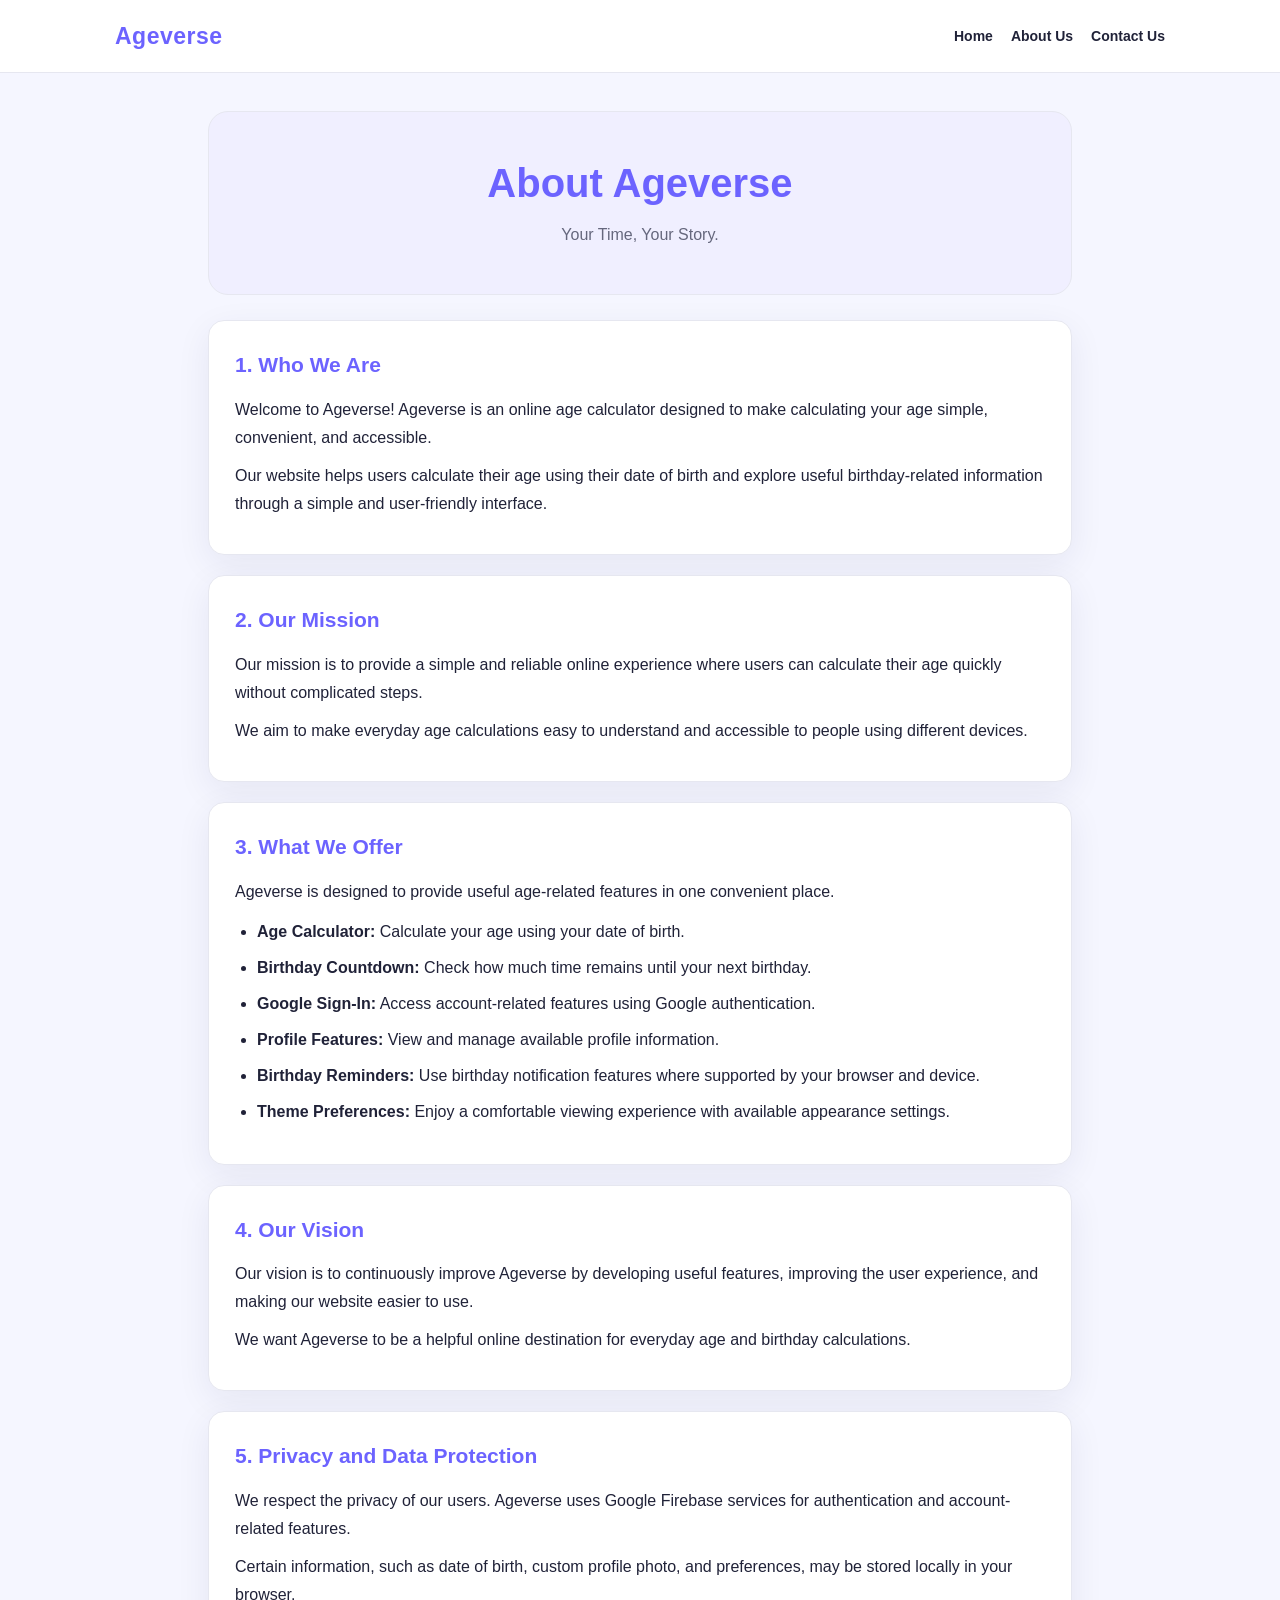
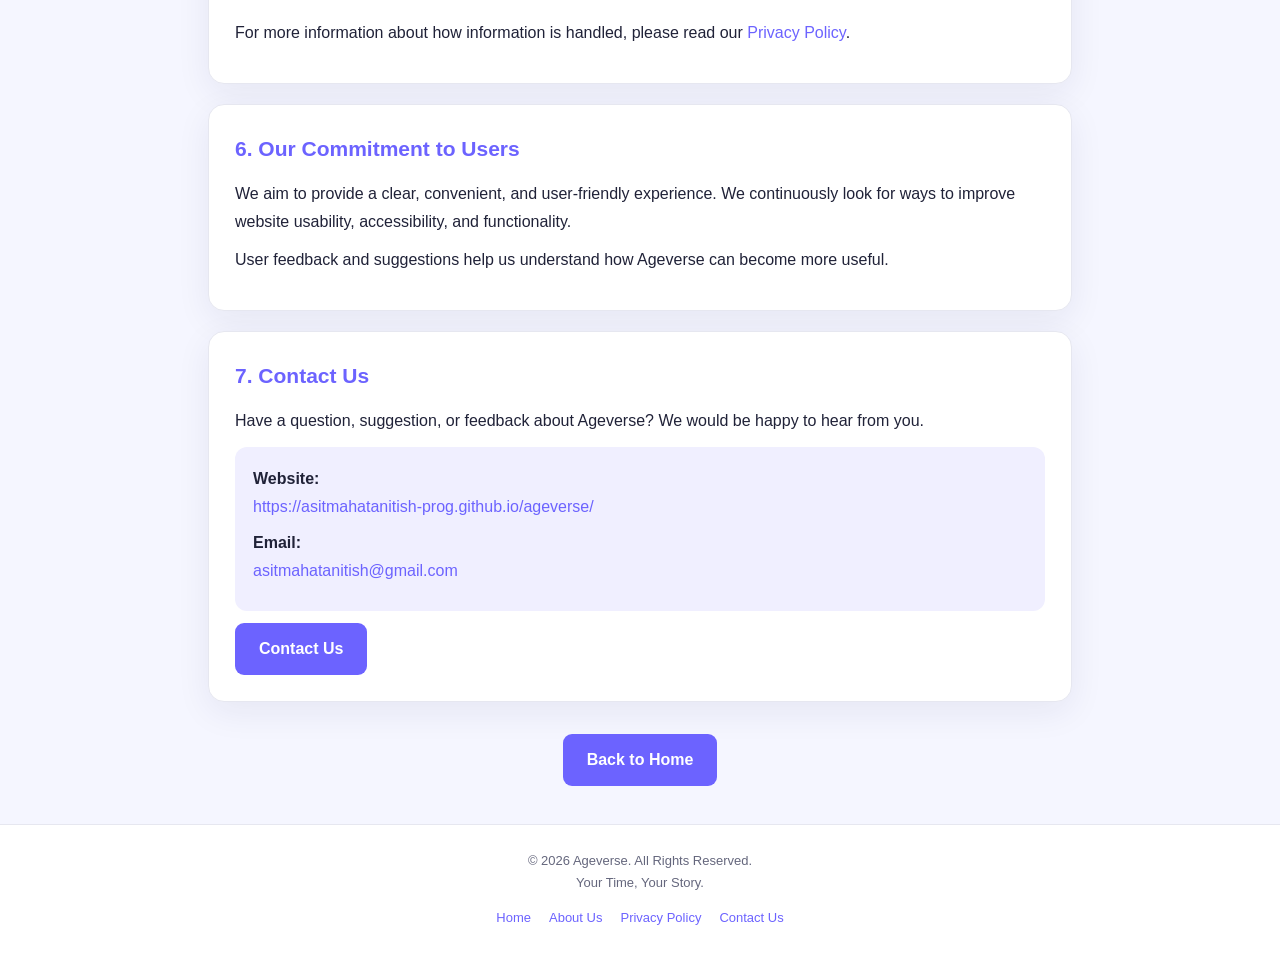
<file: about.html>
<!DOCTYPE html>
<html lang="en">

<head>
  <meta charset="UTF-8">
  <meta name="viewport" content="width=device-width, initial-scale=1.0">

  <title>About Us | Ageverse - Your Time, Your Story</title>

  <meta name="description"
    content="Learn about Ageverse, an easy-to-use online age calculator with birthday countdown, profile features, and personalized tools.">

  <meta name="keywords"
    content="About Ageverse, Age Calculator, Online Age Calculator, Birthday Countdown, Ageverse Website">

  <meta name="author" content="Ageverse">

  <meta name="robots" content="index, follow">

  <meta name="theme-color" content="#6c63ff">

  <link rel="canonical"
    href="https://asitmahatanitish-prog.github.io/ageverse/about.html">

  <meta property="og:title" content="About Us | Ageverse">
  <meta property="og:description"
    content="Discover Ageverse and learn about our online age calculator and its features.">
  <meta property="og:url"
    content="https://asitmahatanitish-prog.github.io/ageverse/about.html">
  <meta property="og:type" content="website">

  <style>
    :root {
      color-scheme: light;
      --bg: #f5f6ff;
      --header: #ffffff;
      --card: #ffffff;
      --text: #202238;
      --muted: #65677d;
      --primary: #6c63ff;
      --border: #e6e7f0;
      --soft: #f0efff;
      --shadow: 0 10px 35px rgba(35, 35, 80, 0.07);
    }

    @media (prefers-color-scheme: dark) {
      :root {
        color-scheme: dark;
        --bg: #10111b;
        --header: #191b29;
        --card: #191b29;
        --text: #f1f1fa;
        --muted: #b2b4c8;
        --primary: #a49cff;
        --border: #303246;
        --soft: #25243b;
        --shadow: 0 10px 35px rgba(0, 0, 0, 0.2);
      }
    }

    * {
      margin: 0;
      padding: 0;
      box-sizing: border-box;
    }

    body {
      font-family: Arial, Helvetica, sans-serif;
      background: var(--bg);
      color: var(--text);
      line-height: 1.75;
    }

    a {
      color: var(--primary);
      text-decoration: none;
    }

    a:hover {
      text-decoration: underline;
    }

    header {
      background: var(--header);
      border-bottom: 1px solid var(--border);
      padding: 16px 22px;
    }

    .nav-container {
      max-width: 1050px;
      margin: auto;
      display: flex;
      justify-content: space-between;
      align-items: center;
      gap: 15px;
    }

    .logo {
      font-size: 23px;
      font-weight: 800;
      color: var(--primary);
      letter-spacing: 0.5px;
      text-decoration: none;
    }

    nav {
      display: flex;
      flex-wrap: wrap;
      gap: 18px;
    }

    nav a {
      color: var(--text);
      font-size: 14px;
      font-weight: 600;
    }

    .container {
      max-width: 900px;
      margin: 38px auto;
      padding: 0 18px;
    }

    .hero {
      text-align: center;
      padding: 45px 22px;
      background: var(--soft);
      border: 1px solid var(--border);
      border-radius: 20px;
      margin-bottom: 25px;
    }

    .hero h1 {
      color: var(--primary);
      font-size: clamp(28px, 5vw, 40px);
      line-height: 1.3;
      margin-bottom: 12px;
    }

    .hero p {
      color: var(--muted);
      font-size: 16px;
    }

    .card {
      background: var(--card);
      padding: 26px;
      border-radius: 16px;
      margin-bottom: 20px;
      border: 1px solid var(--border);
      box-shadow: var(--shadow);
    }

    .card h2 {
      color: var(--primary);
      font-size: 21px;
      margin-bottom: 12px;
    }

    .card p {
      color: var(--text);
      margin-bottom: 10px;
    }

    .card ul {
      padding-left: 22px;
      margin: 12px 0;
    }

    .card li {
      margin-bottom: 8px;
    }

    .button {
      display: inline-block;
      margin-top: 12px;
      padding: 12px 24px;
      background: var(--primary);
      color: #ffffff;
      text-decoration: none;
      border-radius: 9px;
      font-weight: 600;
      transition: opacity 0.2s;
    }

    .button:hover {
      opacity: 0.85;
      text-decoration: none;
    }

    .contact-box {
      background: var(--soft);
      border-radius: 12px;
      padding: 18px;
      margin-top: 12px;
    }

    .contact-box p {
      margin-bottom: 8px;
    }

    footer {
      text-align: center;
      padding: 25px 15px;
      background: var(--header);
      border-top: 1px solid var(--border);
      color: var(--muted);
      font-size: 13px;
    }

    .footer-links {
      display: flex;
      justify-content: center;
      flex-wrap: wrap;
      gap: 18px;
      margin-top: 12px;
    }

    .footer-links a {
      color: var(--primary);
    }

    @media (max-width: 600px) {
      header {
        padding: 15px;
      }

      .nav-container {
        flex-direction: column;
      }

      nav {
        justify-content: center;
        gap: 14px;
      }

      .container {
        margin: 22px auto;
        padding: 0 13px;
      }

      .hero {
        padding: 32px 16px;
      }

      .card {
        padding: 20px;
      }

      .card h2 {
        font-size: 19px;
      }
    }
  </style>
</head>

<body>

  <header>
    <div class="nav-container">

      <a href="./" class="logo">Ageverse</a>

      <nav aria-label="Main navigation">
        <a href="./">Home</a>
        <a href="about.html" aria-current="page">About Us</a>
        <a href="contact.html">Contact Us</a>
      </nav>

    </div>
  </header>

  <main class="container">

    <section class="hero">
      <h1>About Ageverse</h1>
      <p>Your Time, Your Story.</p>
    </section>

    <section class="card">
      <h2>1. Who We Are</h2>

      <p>
        Welcome to Ageverse! Ageverse is an online age calculator
        designed to make calculating your age simple, convenient,
        and accessible.
      </p>

      <p>
        Our website helps users calculate their age using their
        date of birth and explore useful birthday-related
        information through a simple and user-friendly interface.
      </p>
    </section>

    <section class="card">
      <h2>2. Our Mission</h2>

      <p>
        Our mission is to provide a simple and reliable online
        experience where users can calculate their age quickly
        without complicated steps.
      </p>

      <p>
        We aim to make everyday age calculations easy to understand
        and accessible to people using different devices.
      </p>
    </section>

    <section class="card">
      <h2>3. What We Offer</h2>

      <p>
        Ageverse is designed to provide useful age-related
        features in one convenient place.
      </p>

      <ul>
        <li>
          <strong>Age Calculator:</strong>
          Calculate your age using your date of birth.
        </li>

        <li>
          <strong>Birthday Countdown:</strong>
          Check how much time remains until your next birthday.
        </li>

        <li>
          <strong>Google Sign-In:</strong>
          Access account-related features using Google authentication.
        </li>

        <li>
          <strong>Profile Features:</strong>
          View and manage available profile information.
        </li>

        <li>
          <strong>Birthday Reminders:</strong>
          Use birthday notification features where supported
          by your browser and device.
        </li>

        <li>
          <strong>Theme Preferences:</strong>
          Enjoy a comfortable viewing experience with available
          appearance settings.
        </li>
      </ul>
    </section>

    <section class="card">
      <h2>4. Our Vision</h2>

      <p>
        Our vision is to continuously improve Ageverse by
        developing useful features, improving the user experience,
        and making our website easier to use.
      </p>

      <p>
        We want Ageverse to be a helpful online destination
        for everyday age and birthday calculations.
      </p>
    </section>

    <section class="card">
      <h2>5. Privacy and Data Protection</h2>

      <p>
        We respect the privacy of our users. Ageverse uses
        Google Firebase services for authentication and
        account-related features.
      </p>

      <p>
        Certain information, such as date of birth, custom
        profile photo, and preferences, may be stored locally
        in your browser.
      </p>

      <p>
        For more information about how information is handled,
        please read our
        <a href="privacy-policy.html">Privacy Policy</a>.
      </p>
    </section>

    <section class="card">
      <h2>6. Our Commitment to Users</h2>

      <p>
        We aim to provide a clear, convenient, and user-friendly
        experience. We continuously look for ways to improve
        website usability, accessibility, and functionality.
      </p>

      <p>
        User feedback and suggestions help us understand
        how Ageverse can become more useful.
      </p>
    </section>

    <section class="card">
      <h2>7. Contact Us</h2>

      <p>
        Have a question, suggestion, or feedback about Ageverse?
        We would be happy to hear from you.
      </p>

      <div class="contact-box">

        <p>
          <strong>Website:</strong><br>

          <a href="https://asitmahatanitish-prog.github.io/ageverse/">
            https://asitmahatanitish-prog.github.io/ageverse/
          </a>
        </p>

        <p>
          <strong>Email:</strong><br>

          <a href="mailto:asitmahatanitish@gmail.com">
            asitmahatanitish@gmail.com
          </a>
        </p>

      </div>

      <a href="contact.html" class="button">
        Contact Us
      </a>
    </section>

    <center>
      <a href="./" class="button">Back to Home</a>
    </center>

  </main>

  <footer>

    <p>© 2026 Ageverse. All Rights Reserved.</p>

    <p>Your Time, Your Story.</p>

    <div class="footer-links">
      <a href="./">Home</a>
      <a href="about.html">About Us</a>
      <a href="privacy-policy.html">Privacy Policy</a>
      <a href="contact.html">Contact Us</a>
    </div>

  </footer>

</body>
</html>
</file>
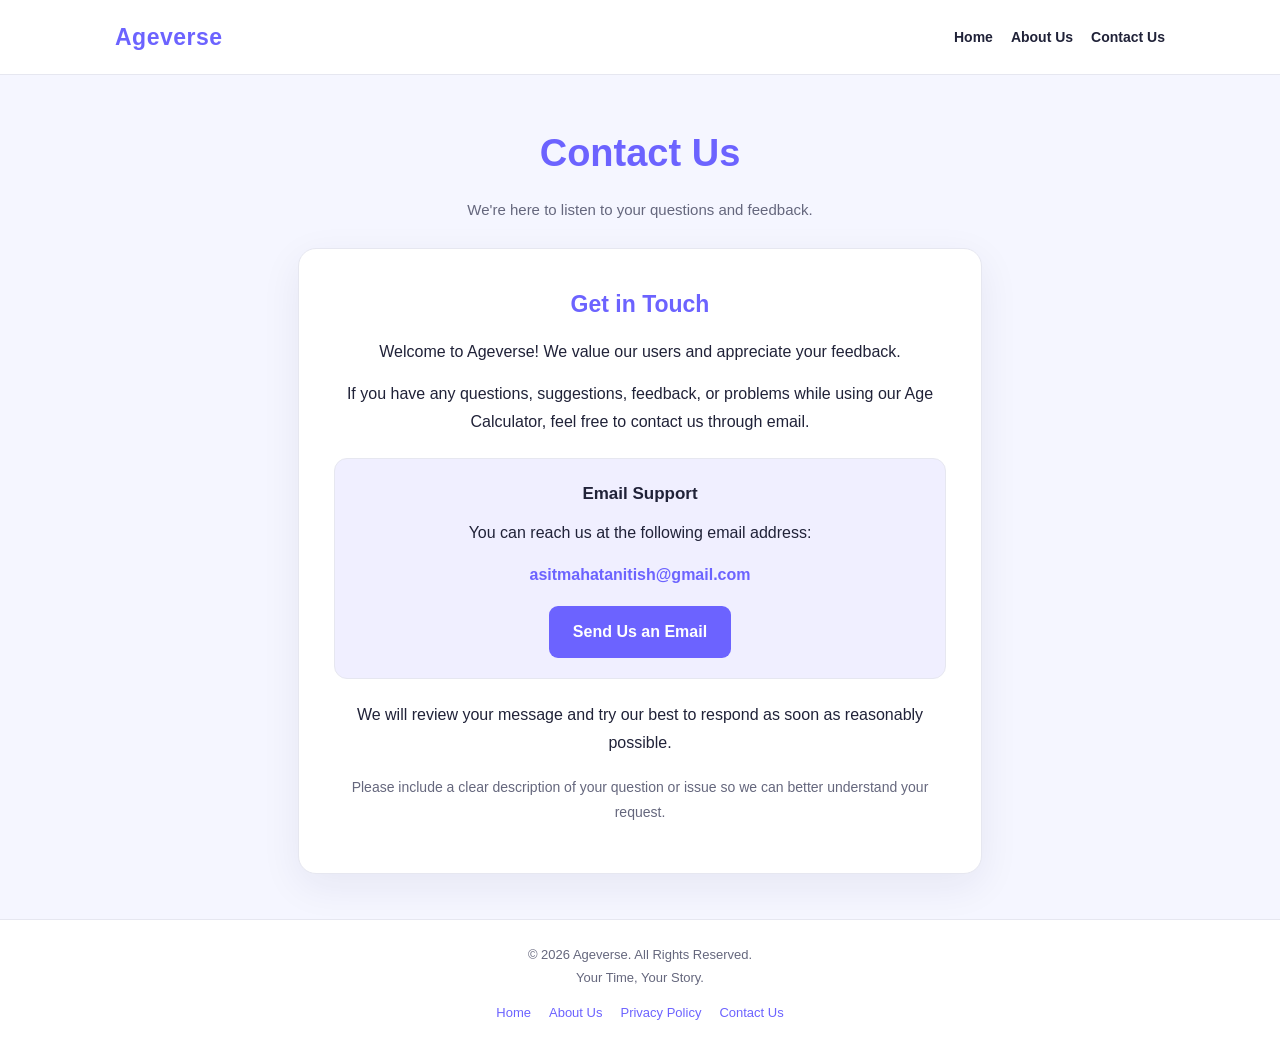
<file: contact.html>
<!DOCTYPE html>
<html lang="en">

<head>
  <meta charset="UTF-8">
  <meta name="viewport" content="width=device-width, initial-scale=1.0">

  <title>Contact Us | Ageverse - Get in Touch</title>

  <meta name="description"
    content="Contact Ageverse for questions, feedback, suggestions, or support regarding our online Age Calculator and birthday features.">

  <meta name="keywords"
    content="Contact Ageverse, Age Calculator Support, Ageverse Email, Age Calculator Feedback">

  <meta name="author" content="Ageverse">
  <meta name="robots" content="index, follow">

  <meta name="theme-color" content="#6c63ff">

  <link rel="canonical"
    href="https://asitmahatanitish-prog.github.io/ageverse/contact.html">

  <meta property="og:title" content="Contact Us | Ageverse">
  <meta property="og:description"
    content="Get in touch with Ageverse for support, questions, and feedback.">
  <meta property="og:url"
    content="https://asitmahatanitish-prog.github.io/ageverse/contact.html">
  <meta property="og:type" content="website">

  <style>
    :root {
      color-scheme: light;
      --bg: #f5f6ff;
      --header: #ffffff;
      --card: #ffffff;
      --text: #202238;
      --muted: #65677d;
      --primary: #6c63ff;
      --border: #e6e7f0;
      --soft: #f0efff;
      --shadow: 0 12px 40px rgba(35, 35, 80, 0.07);
    }

    @media (prefers-color-scheme: dark) {
      :root {
        color-scheme: dark;
        --bg: #10111b;
        --header: #191b29;
        --card: #191b29;
        --text: #f1f1fa;
        --muted: #b2b4c8;
        --primary: #a49cff;
        --border: #303246;
        --soft: #25243b;
        --shadow: 0 12px 40px rgba(0, 0, 0, 0.2);
      }
    }

    * {
      margin: 0;
      padding: 0;
      box-sizing: border-box;
    }

    body {
      font-family: Arial, Helvetica, sans-serif;
      background: var(--bg);
      color: var(--text);
      line-height: 1.75;
      min-height: 100vh;
      display: flex;
      flex-direction: column;
    }

    a {
      color: var(--primary);
      text-decoration: none;
    }

    a:hover {
      text-decoration: underline;
    }

    header {
      background: var(--header);
      border-bottom: 1px solid var(--border);
      padding: 17px 20px;
    }

    .nav-container {
      max-width: 1050px;
      margin: auto;
      display: flex;
      justify-content: space-between;
      align-items: center;
      gap: 15px;
    }

    .logo {
      color: var(--primary);
      font-size: 23px;
      font-weight: 800;
      letter-spacing: 0.5px;
      text-decoration: none;
    }

    nav {
      display: flex;
      flex-wrap: wrap;
      gap: 18px;
    }

    nav a {
      color: var(--text);
      font-size: 14px;
      font-weight: 600;
    }

    main {
      flex: 1;
    }

    .container {
      max-width: 720px;
      margin: 45px auto;
      padding: 0 18px;
    }

    .hero {
      text-align: center;
      margin-bottom: 25px;
    }

    .hero h1 {
      font-size: clamp(29px, 5vw, 38px);
      color: var(--primary);
      margin-bottom: 10px;
    }

    .hero p {
      color: var(--muted);
      font-size: 15px;
    }

    .card {
      background: var(--card);
      border: 1px solid var(--border);
      border-radius: 18px;
      padding: clamp(22px, 5vw, 35px);
      box-shadow: var(--shadow);
      text-align: center;
    }

    .card h2 {
      color: var(--primary);
      font-size: 23px;
      margin-bottom: 14px;
    }

    .card p {
      color: var(--text);
      margin-bottom: 14px;
    }

    .email-box {
      background: var(--soft);
      border: 1px solid var(--border);
      padding: 20px 15px;
      border-radius: 13px;
      margin: 22px 0;
    }

    .email-box h3 {
      font-size: 17px;
      margin-bottom: 10px;
    }

    .email {
      display: inline-block;
      color: var(--primary);
      font-weight: 700;
      overflow-wrap: anywhere;
      font-size: 16px;
    }

    .email-button {
      display: inline-block;
      margin-top: 17px;
      padding: 12px 24px;
      background: var(--primary);
      color: #ffffff;
      border-radius: 9px;
      font-weight: 600;
      text-decoration: none;
      transition: opacity 0.2s;
    }

    .email-button:hover {
      opacity: 0.85;
      text-decoration: none;
    }

    .response-note {
      color: var(--muted) !important;
      font-size: 14px;
      margin-top: 18px;
    }

    .footer-links {
      display: flex;
      justify-content: center;
      flex-wrap: wrap;
      gap: 18px;
      margin-top: 12px;
    }

    footer {
      background: var(--header);
      border-top: 1px solid var(--border);
      text-align: center;
      padding: 24px 15px;
      color: var(--muted);
      font-size: 13px;
    }

    @media (max-width: 600px) {
      header {
        padding: 15px;
      }

      .nav-container {
        flex-direction: column;
      }

      nav {
        justify-content: center;
        gap: 14px;
      }

      .container {
        margin: 28px auto;
        padding: 0 13px;
      }

      .card {
        border-radius: 14px;
      }

      .email {
        font-size: 15px;
      }
    }
  </style>
</head>

<body>

  <header>
    <div class="nav-container">

      <a href="./" class="logo">Ageverse</a>

      <nav aria-label="Main navigation">
        <a href="./">Home</a>
        <a href="about.html">About Us</a>
        <a href="contact.html" aria-current="page">Contact Us</a>
      </nav>

    </div>
  </header>

  <main>

    <div class="container">

      <section class="hero">
        <h1>Contact Us</h1>
        <p>We're here to listen to your questions and feedback.</p>
      </section>

      <section class="card">

        <h2>Get in Touch</h2>

        <p>
          Welcome to Ageverse! We value our users and appreciate
          your feedback.
        </p>

        <p>
          If you have any questions, suggestions, feedback,
          or problems while using our Age Calculator, feel free
          to contact us through email.
        </p>

        <div class="email-box">

          <h3>Email Support</h3>

          <p>
            You can reach us at the following email address:
          </p>

          <a class="email"
            href="mailto:asitmahatanitish@gmail.com">
            asitmahatanitish@gmail.com
          </a>

          <br>

          <a class="email-button"
            href="mailto:asitmahatanitish@gmail.com?subject=Ageverse%20Support">
            Send Us an Email
          </a>

        </div>

        <p>
          We will review your message and try our best to respond
          as soon as reasonably possible.
        </p>

        <p class="response-note">
          Please include a clear description of your question
          or issue so we can better understand your request.
        </p>

      </section>

    </div>

  </main>

  <footer>

    <p>© 2026 Ageverse. All Rights Reserved.</p>

    <p>Your Time, Your Story.</p>

    <div class="footer-links">
      <a href="./">Home</a>
      <a href="about.html">About Us</a>
      <a href="privacy-policy.html">Privacy Policy</a>
      <a href="contact.html">Contact Us</a>
    </div>

  </footer>

</body>
</html>
</file>
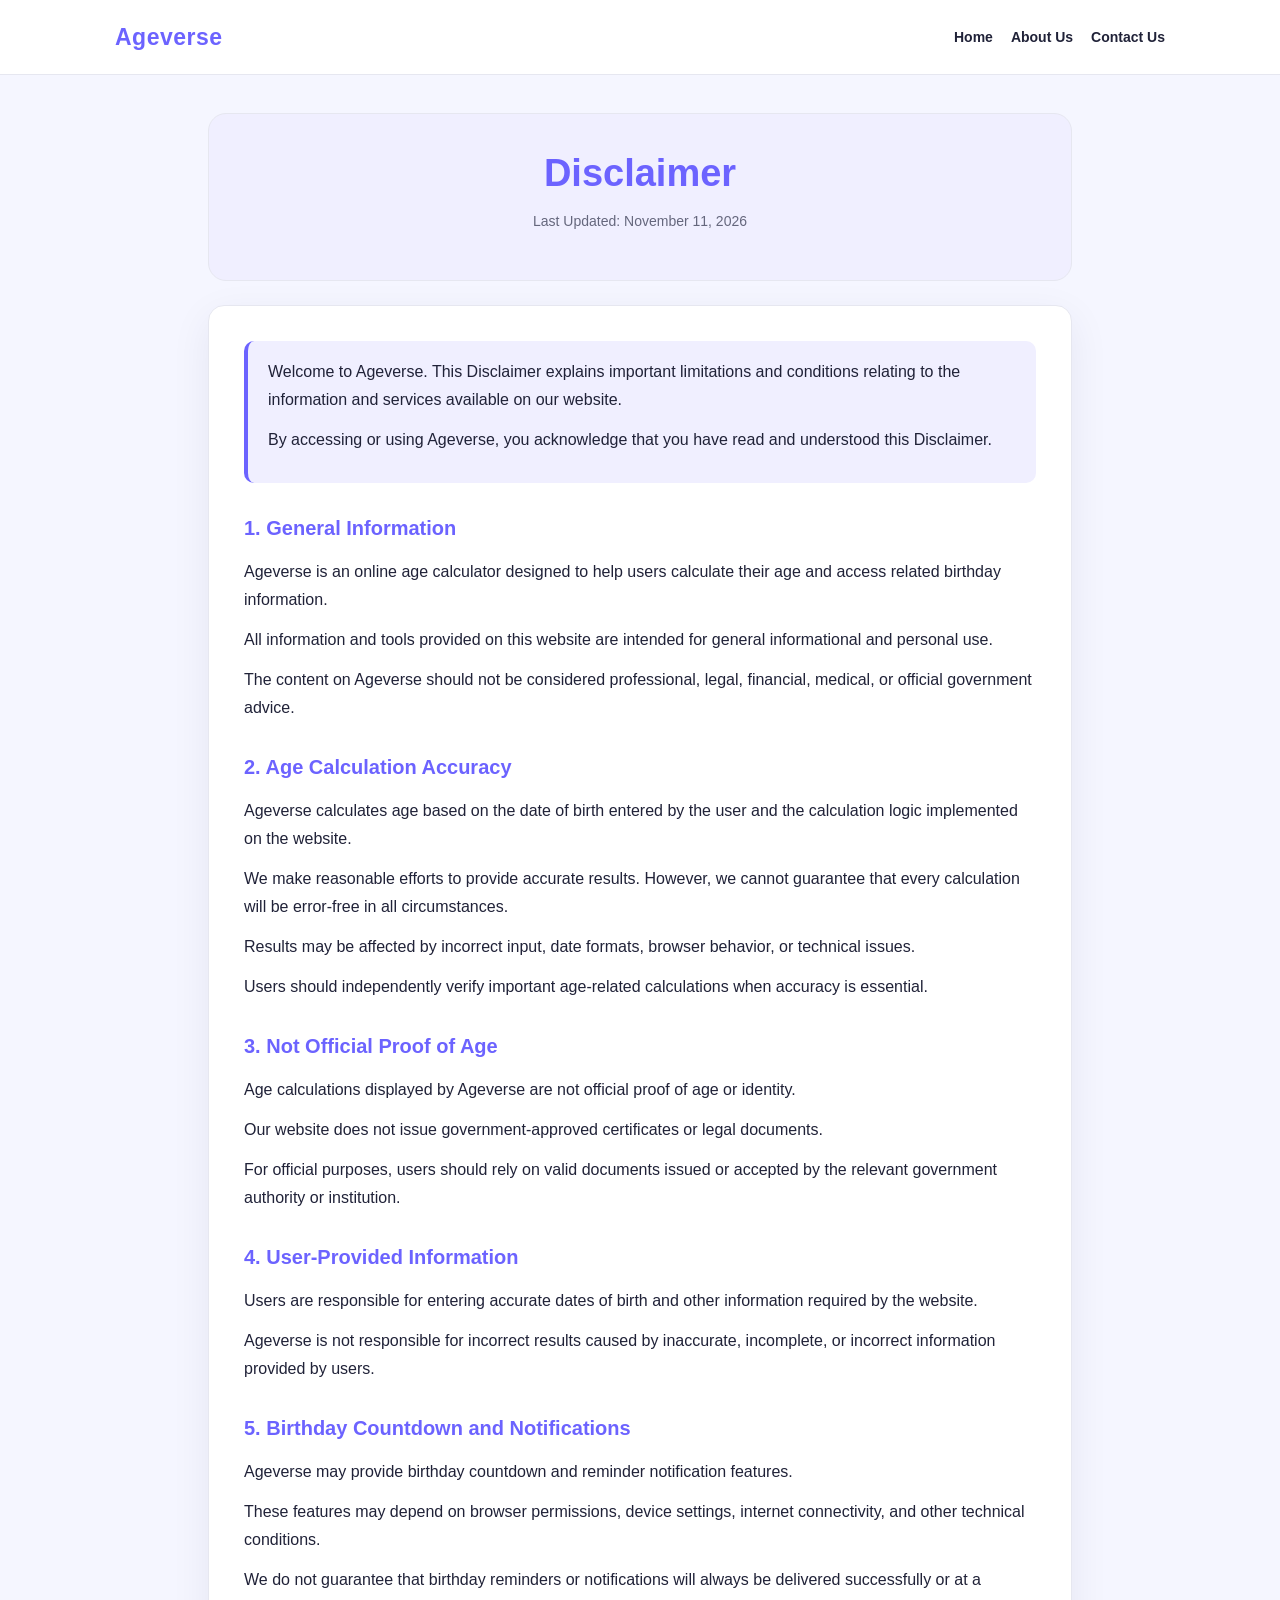
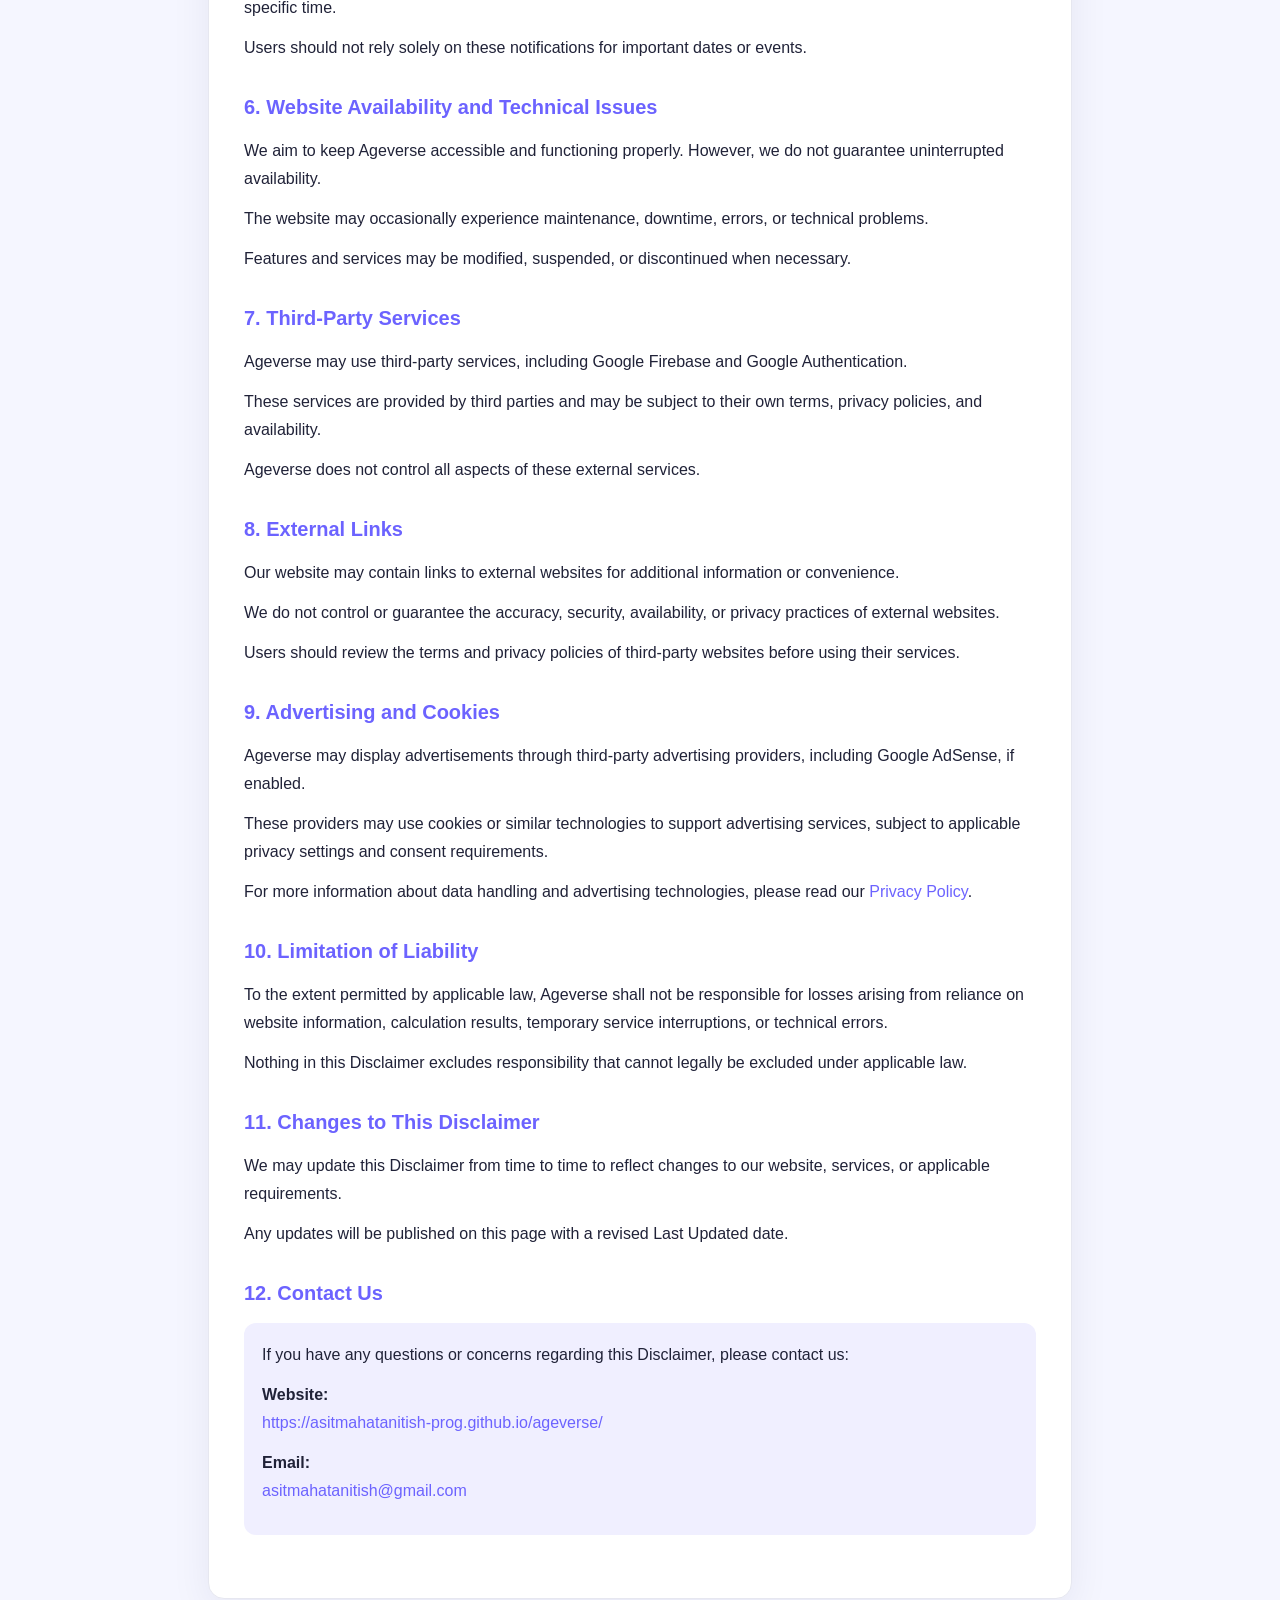
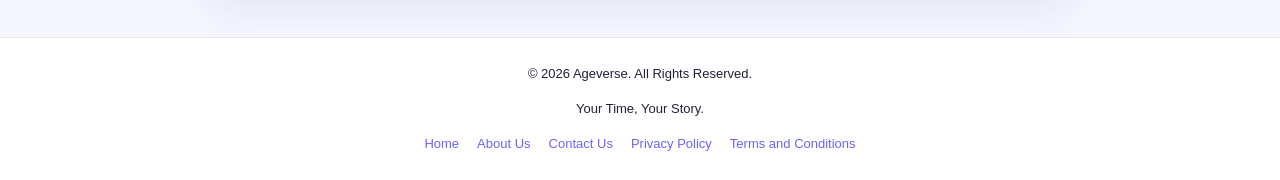
<file: disclaimer.html>
<!DOCTYPE html>
<html lang="en">

<head>
  <meta charset="UTF-8">
  <meta name="viewport" content="width=device-width, initial-scale=1.0">

  <title>Disclaimer | Ageverse</title>

  <meta name="description"
    content="Read the Ageverse Disclaimer to understand the limitations of our online age calculator, birthday reminders, third-party services, and website information.">

  <meta name="keywords"
    content="Ageverse Disclaimer, Age Calculator Disclaimer, Age Calculation Accuracy, Website Disclaimer">

  <meta name="author" content="Ageverse">
  <meta name="robots" content="index, follow">
  <meta name="theme-color" content="#6c63ff">

  <link rel="canonical"
    href="https://asitmahatanitish-prog.github.io/ageverse/disclaimer.html">

  <meta property="og:title" content="Disclaimer | Ageverse">
  <meta property="og:description"
    content="Understand the limitations and important information about using Ageverse.">
  <meta property="og:url"
    content="https://asitmahatanitish-prog.github.io/ageverse/disclaimer.html">
  <meta property="og:type" content="website">

  <style>
    :root {
      color-scheme: light;
      --bg: #f5f6ff;
      --header: #ffffff;
      --card: #ffffff;
      --text: #202238;
      --muted: #65677d;
      --primary: #6c63ff;
      --border: #e6e7f0;
      --soft: #f0efff;
      --shadow: 0 12px 40px rgba(35, 35, 80, 0.07);
    }

    @media (prefers-color-scheme: dark) {
      :root {
        color-scheme: dark;
        --bg: #10111b;
        --header: #191b29;
        --card: #191b29;
        --text: #f1f1fa;
        --muted: #b2b4c8;
        --primary: #a49cff;
        --border: #303246;
        --soft: #25243b;
        --shadow: 0 12px 40px rgba(0, 0, 0, 0.2);
      }
    }

    * {
      margin: 0;
      padding: 0;
      box-sizing: border-box;
    }

    body {
      font-family: Arial, Helvetica, sans-serif;
      background: var(--bg);
      color: var(--text);
      line-height: 1.75;
    }

    a {
      color: var(--primary);
      text-decoration: none;
      overflow-wrap: anywhere;
    }

    a:hover {
      text-decoration: underline;
    }

    header {
      background: var(--header);
      border-bottom: 1px solid var(--border);
      padding: 17px 20px;
    }

    .nav-container {
      max-width: 1050px;
      margin: auto;
      display: flex;
      justify-content: space-between;
      align-items: center;
      gap: 15px;
    }

    .logo {
      font-size: 23px;
      font-weight: 800;
      color: var(--primary);
      letter-spacing: 0.5px;
      text-decoration: none;
    }

    nav {
      display: flex;
      flex-wrap: wrap;
      gap: 18px;
    }

    nav a {
      color: var(--text);
      font-size: 14px;
      font-weight: 600;
    }

    .container {
      max-width: 900px;
      margin: 38px auto;
      padding: 0 18px;
    }

    .hero {
      text-align: center;
      padding: 35px 20px;
      background: var(--soft);
      border: 1px solid var(--border);
      border-radius: 18px;
      margin-bottom: 24px;
    }

    .hero h1 {
      color: var(--primary);
      font-size: clamp(28px, 5vw, 38px);
      line-height: 1.3;
      margin-bottom: 10px;
    }

    .hero p {
      color: var(--muted);
      font-size: 14px;
    }

    .card {
      background: var(--card);
      padding: clamp(20px, 5vw, 35px);
      border-radius: 16px;
      border: 1px solid var(--border);
      box-shadow: var(--shadow);
    }

    .intro {
      background: var(--soft);
      border-left: 4px solid var(--primary);
      padding: 17px 20px;
      border-radius: 10px;
      margin-bottom: 28px;
    }

    section {
      margin-bottom: 28px;
    }

    h2 {
      color: var(--primary);
      font-size: 20px;
      margin-bottom: 12px;
    }

    h3 {
      font-size: 16px;
      margin: 15px 0 8px;
    }

    p {
      margin-bottom: 12px;
      color: var(--text);
    }

    ul {
      padding-left: 23px;
      margin: 10px 0 15px;
    }

    li {
      margin-bottom: 8px;
      padding-left: 3px;
    }

    .contact-box {
      background: var(--soft);
      padding: 18px;
      border-radius: 12px;
    }

    .footer-links {
      display: flex;
      justify-content: center;
      flex-wrap: wrap;
      gap: 18px;
      margin-top: 12px;
    }

    footer {
      text-align: center;
      padding: 25px 15px;
      background: var(--header);
      border-top: 1px solid var(--border);
      color: var(--muted);
      font-size: 13px;
    }

    @media (max-width: 600px) {
      header {
        padding: 15px;
      }

      .nav-container {
        flex-direction: column;
      }

      nav {
        justify-content: center;
        gap: 14px;
      }

      .container {
        margin: 22px auto;
        padding: 0 13px;
      }

      .hero {
        padding: 28px 16px;
      }

      h2 {
        font-size: 18px;
      }
    }
  </style>
</head>

<body>

  <header>
    <div class="nav-container">

      <a href="./" class="logo">Ageverse</a>

      <nav aria-label="Main navigation">
        <a href="./">Home</a>
        <a href="about.html">About Us</a>
        <a href="contact.html">Contact Us</a>
      </nav>

    </div>
  </header>

  <main class="container">

    <section class="hero">
      <h1>Disclaimer</h1>
      <p>Last Updated: November 11, 2026</p>
    </section>

    <article class="card">

      <div class="intro">

        <p>
          Welcome to Ageverse. This Disclaimer explains
          important limitations and conditions relating
          to the information and services available on
          our website.
        </p>

        <p>
          By accessing or using Ageverse, you acknowledge
          that you have read and understood this Disclaimer.
        </p>

      </div>

      <section>
        <h2>1. General Information</h2>

        <p>
          Ageverse is an online age calculator designed
          to help users calculate their age and access
          related birthday information.
        </p>

        <p>
          All information and tools provided on this
          website are intended for general informational
          and personal use.
        </p>

        <p>
          The content on Ageverse should not be considered
          professional, legal, financial, medical, or
          official government advice.
        </p>
      </section>

      <section>
        <h2>2. Age Calculation Accuracy</h2>

        <p>
          Ageverse calculates age based on the date of
          birth entered by the user and the calculation
          logic implemented on the website.
        </p>

        <p>
          We make reasonable efforts to provide accurate
          results. However, we cannot guarantee that
          every calculation will be error-free in all
          circumstances.
        </p>

        <p>
          Results may be affected by incorrect input,
          date formats, browser behavior, or technical
          issues.
        </p>

        <p>
          Users should independently verify important
          age-related calculations when accuracy is
          essential.
        </p>
      </section>

      <section>
        <h2>3. Not Official Proof of Age</h2>

        <p>
          Age calculations displayed by Ageverse are
          not official proof of age or identity.
        </p>

        <p>
          Our website does not issue government-approved
          certificates or legal documents.
        </p>

        <p>
          For official purposes, users should rely on
          valid documents issued or accepted by the
          relevant government authority or institution.
        </p>
      </section>

      <section>
        <h2>4. User-Provided Information</h2>

        <p>
          Users are responsible for entering accurate
          dates of birth and other information required
          by the website.
        </p>

        <p>
          Ageverse is not responsible for incorrect
          results caused by inaccurate, incomplete,
          or incorrect information provided by users.
        </p>
      </section>

      <section>
        <h2>5. Birthday Countdown and Notifications</h2>

        <p>
          Ageverse may provide birthday countdown
          and reminder notification features.
        </p>

        <p>
          These features may depend on browser
          permissions, device settings, internet
          connectivity, and other technical conditions.
        </p>

        <p>
          We do not guarantee that birthday reminders
          or notifications will always be delivered
          successfully or at a specific time.
        </p>

        <p>
          Users should not rely solely on these
          notifications for important dates or events.
        </p>
      </section>

      <section>
        <h2>6. Website Availability and Technical Issues</h2>

        <p>
          We aim to keep Ageverse accessible and
          functioning properly. However, we do not
          guarantee uninterrupted availability.
        </p>

        <p>
          The website may occasionally experience
          maintenance, downtime, errors, or technical
          problems.
        </p>

        <p>
          Features and services may be modified,
          suspended, or discontinued when necessary.
        </p>
      </section>

      <section>
        <h2>7. Third-Party Services</h2>

        <p>
          Ageverse may use third-party services,
          including Google Firebase and Google
          Authentication.
        </p>

        <p>
          These services are provided by third parties
          and may be subject to their own terms,
          privacy policies, and availability.
        </p>

        <p>
          Ageverse does not control all aspects of
          these external services.
        </p>
      </section>

      <section>
        <h2>8. External Links</h2>

        <p>
          Our website may contain links to external
          websites for additional information or
          convenience.
        </p>

        <p>
          We do not control or guarantee the accuracy,
          security, availability, or privacy practices
          of external websites.
        </p>

        <p>
          Users should review the terms and privacy
          policies of third-party websites before
          using their services.
        </p>
      </section>

      <section>
        <h2>9. Advertising and Cookies</h2>

        <p>
          Ageverse may display advertisements through
          third-party advertising providers, including
          Google AdSense, if enabled.
        </p>

        <p>
          These providers may use cookies or similar
          technologies to support advertising services,
          subject to applicable privacy settings and
          consent requirements.
        </p>

        <p>
          For more information about data handling
          and advertising technologies, please read
          our
          <a href="privacy-policy.html">Privacy Policy</a>.
        </p>
      </section>

      <section>
        <h2>10. Limitation of Liability</h2>

        <p>
          To the extent permitted by applicable law,
          Ageverse shall not be responsible for losses
          arising from reliance on website information,
          calculation results, temporary service
          interruptions, or technical errors.
        </p>

        <p>
          Nothing in this Disclaimer excludes
          responsibility that cannot legally be
          excluded under applicable law.
        </p>
      </section>

      <section>
        <h2>11. Changes to This Disclaimer</h2>

        <p>
          We may update this Disclaimer from time
          to time to reflect changes to our website,
          services, or applicable requirements.
        </p>

        <p>
          Any updates will be published on this page
          with a revised Last Updated date.
        </p>
      </section>

      <section>
        <h2>12. Contact Us</h2>

        <div class="contact-box">

          <p>
            If you have any questions or concerns
            regarding this Disclaimer, please contact us:
          </p>

          <p>
            <strong>Website:</strong><br>

            <a href="https://asitmahatanitish-prog.github.io/ageverse/">
              https://asitmahatanitish-prog.github.io/ageverse/
            </a>
          </p>

          <p>
            <strong>Email:</strong><br>

            <a href="mailto:asitmahatanitish@gmail.com">
              asitmahatanitish@gmail.com
            </a>
          </p>

        </div>
      </section>

    </article>

  </main>

  <footer>

    <p>© 2026 Ageverse. All Rights Reserved.</p>

    <p>Your Time, Your Story.</p>

    <div class="footer-links">
      <a href="./">Home</a>
      <a href="about.html">About Us</a>
      <a href="contact.html">Contact Us</a>
      <a href="privacy-policy.html">Privacy Policy</a>
      <a href="terms.html">Terms and Conditions</a>
    </div>

  </footer>

</body>
</html>
</file>
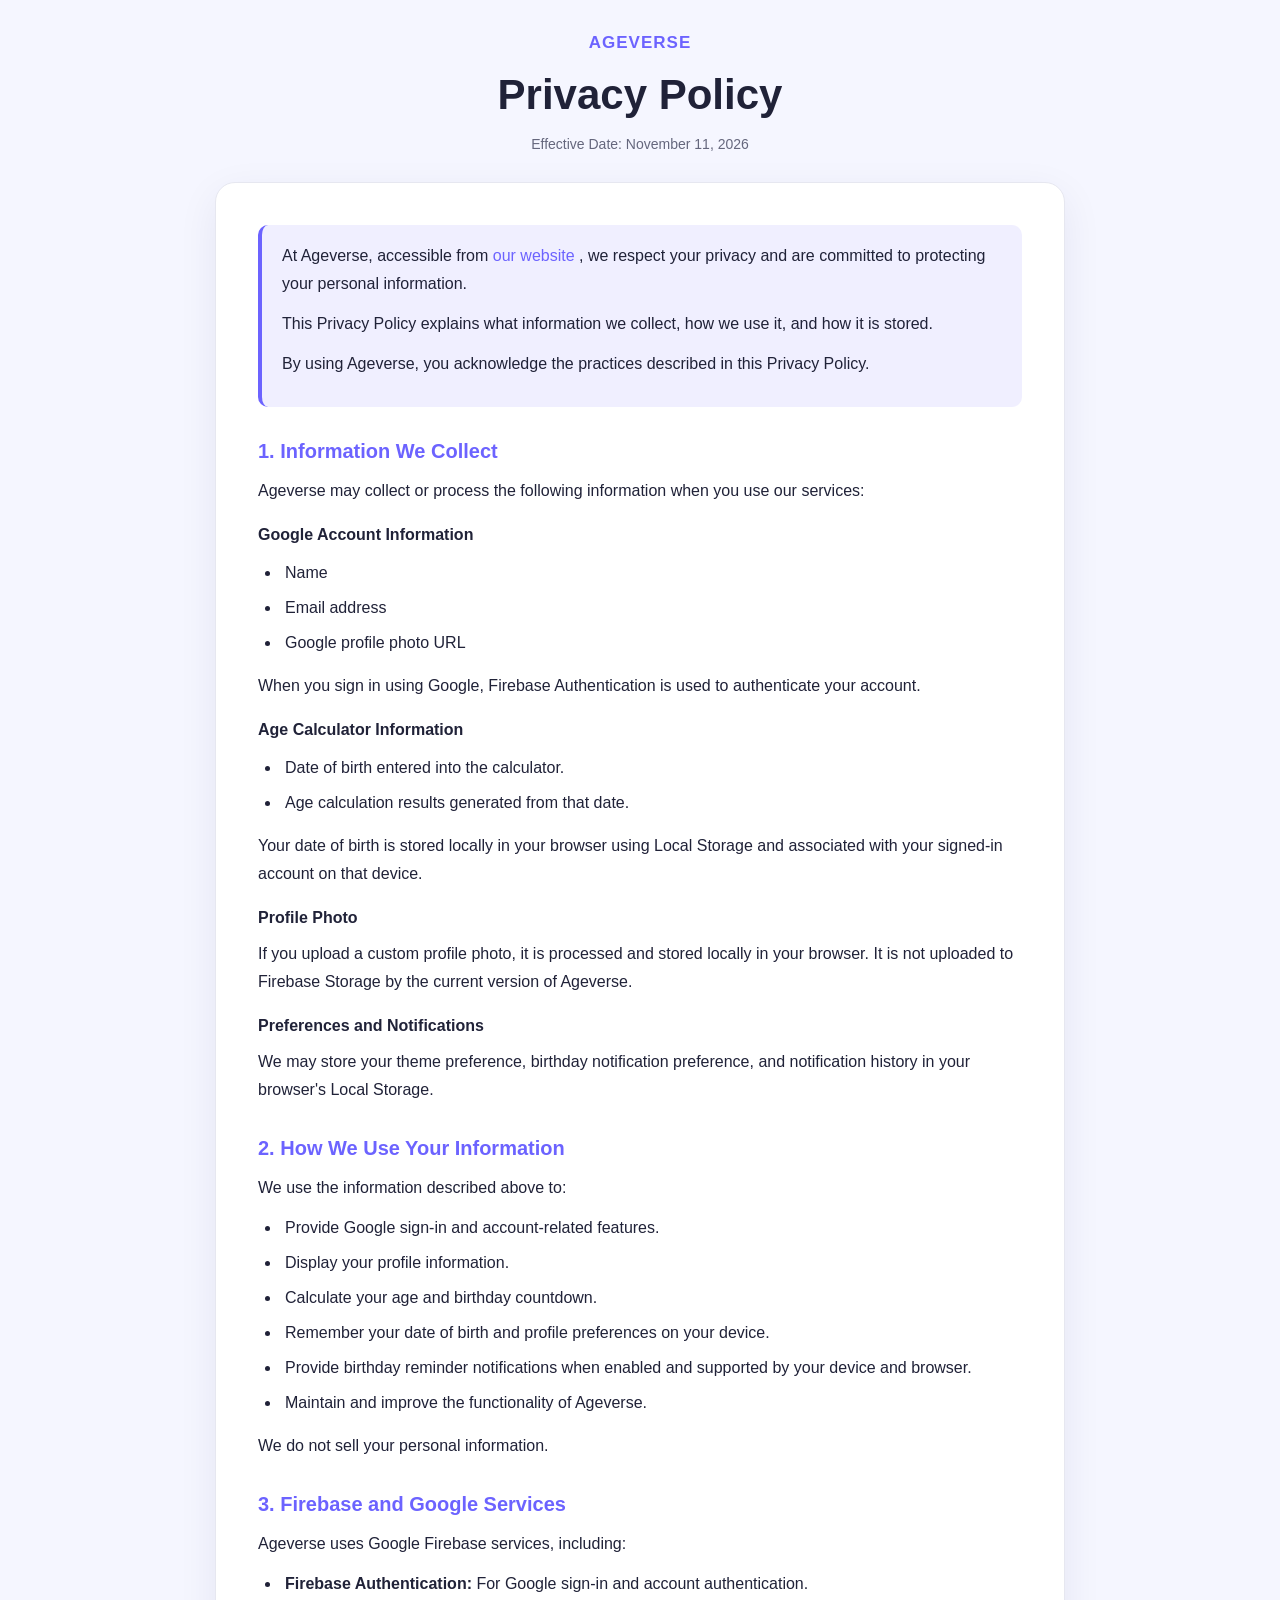
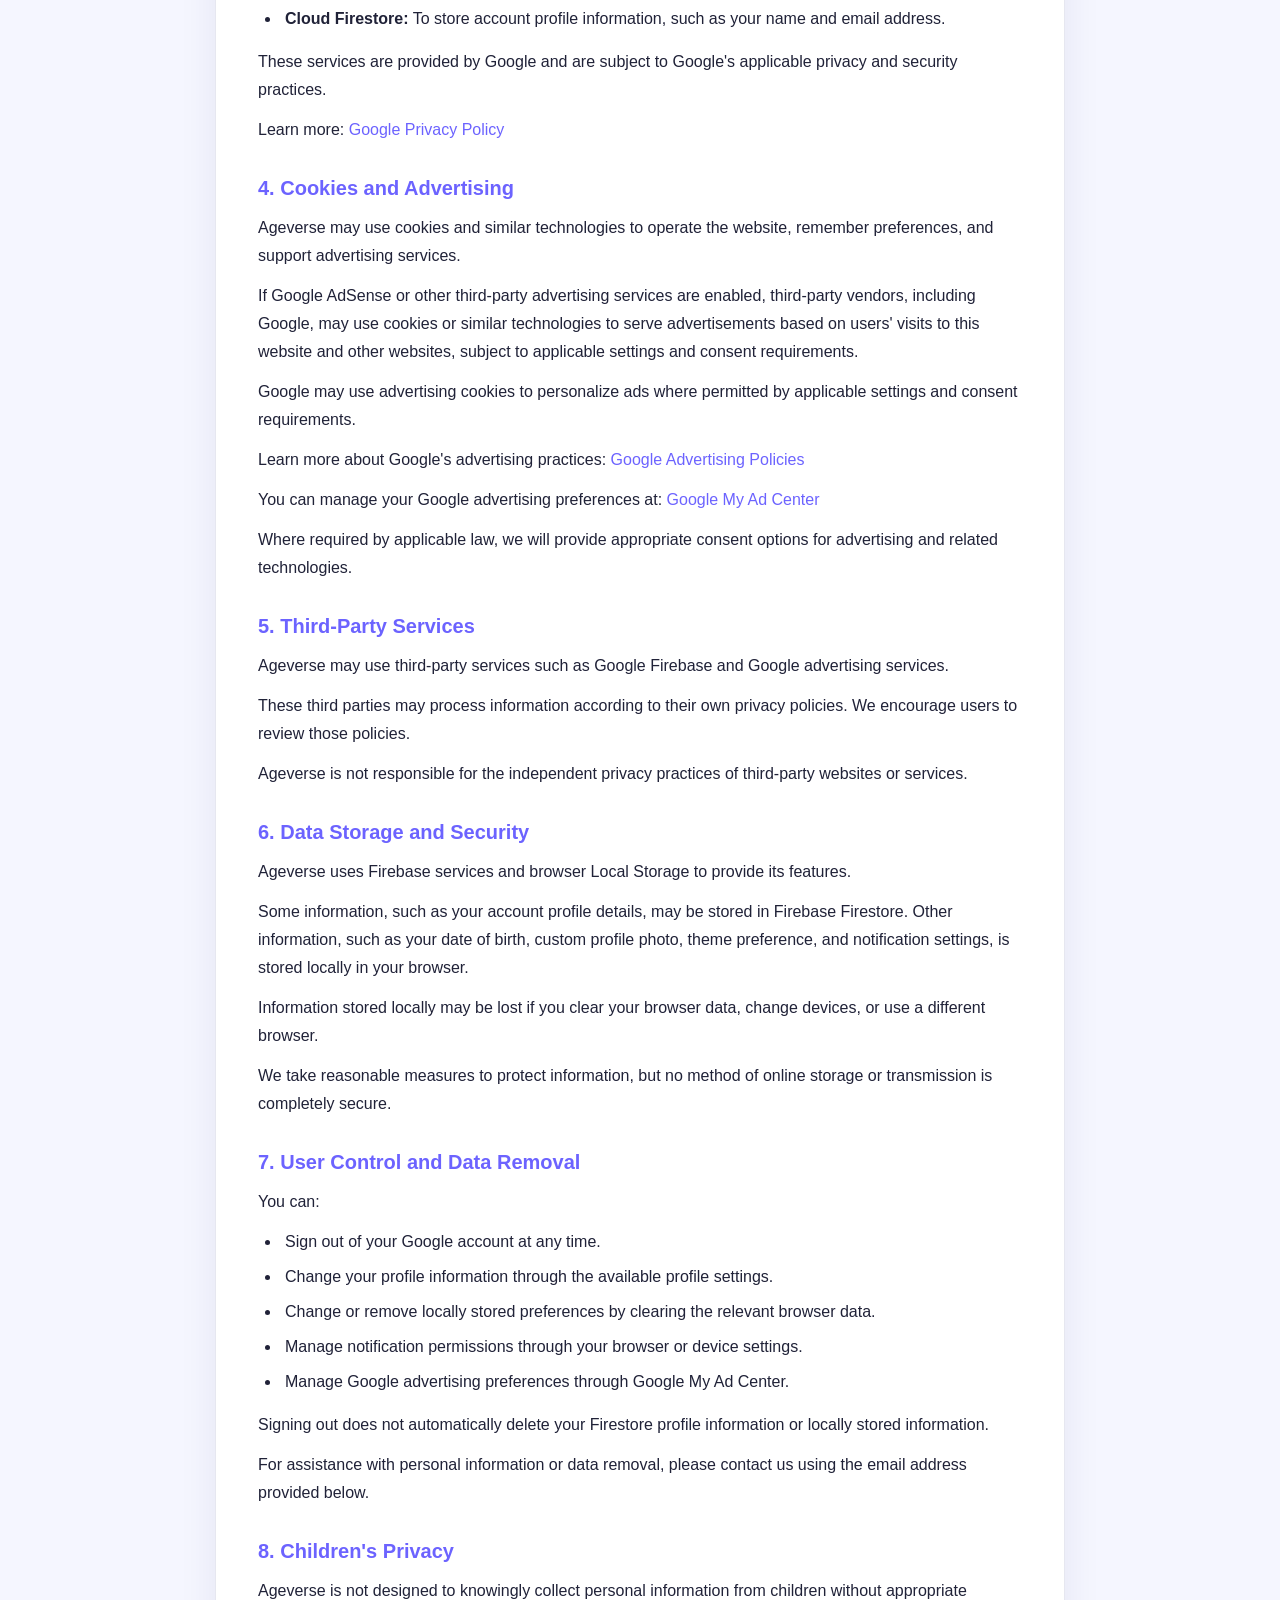
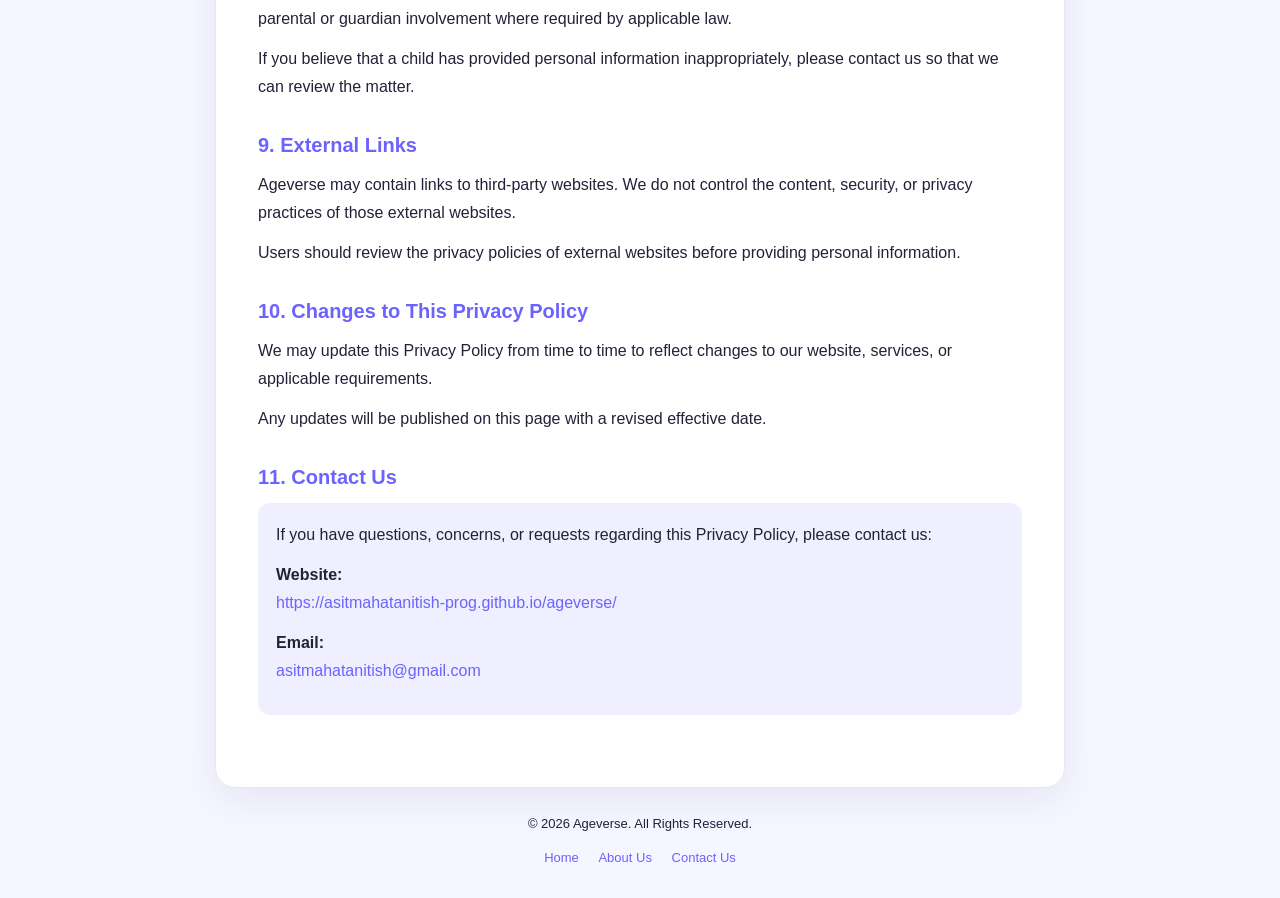
<file: Privacy-Policy.html>
<!DOCTYPE html>
<html lang="en">

<head>
  <meta charset="UTF-8">
  <meta name="viewport" content="width=device-width, initial-scale=1.0">

  <title>Privacy Policy | Ageverse</title>

  <meta name="description"
    content="Read the Ageverse Privacy Policy to understand how we collect, use, store, and protect your information.">

  <meta name="robots" content="index, follow">
  <meta name="theme-color" content="#6c63ff">

  <link rel="canonical"
    href="https://asitmahatanitish-prog.github.io/ageverse/privacy-policy.html">

  <meta property="og:title" content="Privacy Policy | Ageverse">
  <meta property="og:description"
    content="Learn how Ageverse handles your personal information and protects your privacy.">
  <meta property="og:url"
    content="https://asitmahatanitish-prog.github.io/ageverse/privacy-policy.html">
  <meta property="og:type" content="website">

  <style>
    :root {
      color-scheme: light;
      --bg: #f5f6ff;
      --card: #ffffff;
      --text: #202238;
      --muted: #65677d;
      --primary: #6c63ff;
      --border: #e6e7f0;
      --soft: #f0efff;
      --shadow: 0 12px 40px rgba(35, 35, 80, 0.07);
    }

    @media (prefers-color-scheme: dark) {
      :root {
        color-scheme: dark;
        --bg: #10111b;
        --card: #191b29;
        --text: #f1f1fa;
        --muted: #b2b4c8;
        --primary: #a49cff;
        --border: #303246;
        --soft: #25243b;
        --shadow: 0 12px 40px rgba(0, 0, 0, 0.2);
      }
    }

    * {
      margin: 0;
      padding: 0;
      box-sizing: border-box;
    }

    body {
      font-family: Arial, Helvetica, sans-serif;
      background: var(--bg);
      color: var(--text);
      line-height: 1.75;
      padding: 28px 16px;
    }

    .container {
      max-width: 850px;
      margin: 0 auto;
    }

    .header {
      text-align: center;
      margin-bottom: 25px;
    }

    .logo {
      display: inline-block;
      color: var(--primary);
      font-size: 17px;
      font-weight: 800;
      letter-spacing: 1px;
      margin-bottom: 12px;
      text-decoration: none;
    }

    h1 {
      font-size: clamp(30px, 6vw, 42px);
      line-height: 1.2;
      margin-bottom: 12px;
    }

    .subtitle {
      color: var(--muted);
      font-size: 14px;
    }

    .policy-card {
      background: var(--card);
      border: 1px solid var(--border);
      border-radius: 20px;
      padding: clamp(20px, 5vw, 42px);
      box-shadow: var(--shadow);
    }

    .intro {
      background: var(--soft);
      border-left: 4px solid var(--primary);
      padding: 17px 20px;
      border-radius: 10px;
      margin-bottom: 30px;
    }

    section {
      margin-bottom: 30px;
    }

    h2 {
      font-size: 20px;
      line-height: 1.4;
      margin-bottom: 12px;
      color: var(--primary);
    }

    h3 {
      font-size: 16px;
      margin: 16px 0 8px;
    }

    p {
      margin-bottom: 12px;
      color: var(--text);
    }

    ul {
      padding-left: 23px;
      margin: 10px 0 15px;
    }

    li {
      padding-left: 4px;
      margin-bottom: 7px;
    }

    a {
      color: var(--primary);
      overflow-wrap: anywhere;
      text-decoration: none;
    }

    a:hover {
      text-decoration: underline;
    }

    .contact-box {
      background: var(--soft);
      padding: 18px;
      border-radius: 12px;
    }

    .footer {
      text-align: center;
      color: var(--muted);
      font-size: 13px;
      margin-top: 25px;
    }

    .footer a {
      margin: 0 8px;
    }

    @media (max-width: 480px) {
      body {
        padding: 18px 12px;
      }

      .policy-card {
        border-radius: 14px;
      }

      h2 {
        font-size: 18px;
      }
    }
  </style>
</head>

<body>

  <main class="container">

    <header class="header">
      <a class="logo" href="./">AGEVERSE</a>

      <h1>Privacy Policy</h1>

      <p class="subtitle">
        Effective Date: November 11, 2026
      </p>
    </header>

    <article class="policy-card">

      <div class="intro">

        <p>
          At Ageverse, accessible from
          <a href="https://asitmahatanitish-prog.github.io/ageverse/">
            our website
          </a>,
          we respect your privacy and are committed to protecting
          your personal information.
        </p>

        <p>
          This Privacy Policy explains what information we collect,
          how we use it, and how it is stored.
        </p>

        <p>
          By using Ageverse, you acknowledge the practices described
          in this Privacy Policy.
        </p>

      </div>

      <section>
        <h2>1. Information We Collect</h2>

        <p>
          Ageverse may collect or process the following information
          when you use our services:
        </p>

        <h3>Google Account Information</h3>

        <ul>
          <li>Name</li>
          <li>Email address</li>
          <li>Google profile photo URL</li>
        </ul>

        <p>
          When you sign in using Google, Firebase Authentication
          is used to authenticate your account.
        </p>

        <h3>Age Calculator Information</h3>

        <ul>
          <li>Date of birth entered into the calculator.</li>
          <li>Age calculation results generated from that date.</li>
        </ul>

        <p>
          Your date of birth is stored locally in your browser using
          Local Storage and associated with your signed-in account
          on that device.
        </p>

        <h3>Profile Photo</h3>

        <p>
          If you upload a custom profile photo, it is processed and
          stored locally in your browser. It is not uploaded to
          Firebase Storage by the current version of Ageverse.
        </p>

        <h3>Preferences and Notifications</h3>

        <p>
          We may store your theme preference, birthday notification
          preference, and notification history in your browser's
          Local Storage.
        </p>
      </section>

      <section>
        <h2>2. How We Use Your Information</h2>

        <p>We use the information described above to:</p>

        <ul>
          <li>Provide Google sign-in and account-related features.</li>
          <li>Display your profile information.</li>
          <li>Calculate your age and birthday countdown.</li>
          <li>Remember your date of birth and profile preferences on your device.</li>
          <li>Provide birthday reminder notifications when enabled and supported by your device and browser.</li>
          <li>Maintain and improve the functionality of Ageverse.</li>
        </ul>

        <p>
          We do not sell your personal information.
        </p>
      </section>

      <section>
        <h2>3. Firebase and Google Services</h2>

        <p>
          Ageverse uses Google Firebase services, including:
        </p>

        <ul>
          <li>
            <strong>Firebase Authentication:</strong>
            For Google sign-in and account authentication.
          </li>

          <li>
            <strong>Cloud Firestore:</strong>
            To store account profile information, such as your name
            and email address.
          </li>
        </ul>

        <p>
          These services are provided by Google and are subject to
          Google's applicable privacy and security practices.
        </p>

        <p>
          Learn more:
          <a href="https://policies.google.com/privacy"
            target="_blank" rel="noopener noreferrer">
            Google Privacy Policy
          </a>
        </p>
      </section>

      <section>
        <h2>4. Cookies and Advertising</h2>

        <p>
          Ageverse may use cookies and similar technologies to
          operate the website, remember preferences, and support
          advertising services.
        </p>

        <p>
          If Google AdSense or other third-party advertising services
          are enabled, third-party vendors, including Google, may use
          cookies or similar technologies to serve advertisements
          based on users' visits to this website and other websites,
          subject to applicable settings and consent requirements.
        </p>

        <p>
          Google may use advertising cookies to personalize ads
          where permitted by applicable settings and consent requirements.
        </p>

        <p>
          Learn more about Google's advertising practices:
          <a href="https://policies.google.com/technologies/ads"
            target="_blank" rel="noopener noreferrer">
            Google Advertising Policies
          </a>
        </p>

        <p>
          You can manage your Google advertising preferences at:
          <a href="https://myadcenter.google.com/"
            target="_blank" rel="noopener noreferrer">
            Google My Ad Center
          </a>
        </p>

        <p>
          Where required by applicable law, we will provide
          appropriate consent options for advertising and
          related technologies.
        </p>
      </section>

      <section>
        <h2>5. Third-Party Services</h2>

        <p>
          Ageverse may use third-party services such as Google
          Firebase and Google advertising services.
        </p>

        <p>
          These third parties may process information according
          to their own privacy policies. We encourage users to
          review those policies.
        </p>

        <p>
          Ageverse is not responsible for the independent privacy
          practices of third-party websites or services.
        </p>
      </section>

      <section>
        <h2>6. Data Storage and Security</h2>

        <p>
          Ageverse uses Firebase services and browser Local Storage
          to provide its features.
        </p>

        <p>
          Some information, such as your account profile details,
          may be stored in Firebase Firestore. Other information,
          such as your date of birth, custom profile photo, theme
          preference, and notification settings, is stored locally
          in your browser.
        </p>

        <p>
          Information stored locally may be lost if you clear your
          browser data, change devices, or use a different browser.
        </p>

        <p>
          We take reasonable measures to protect information,
          but no method of online storage or transmission is
          completely secure.
        </p>
      </section>

      <section>
        <h2>7. User Control and Data Removal</h2>

        <p>You can:</p>

        <ul>
          <li>Sign out of your Google account at any time.</li>
          <li>Change your profile information through the available profile settings.</li>
          <li>Change or remove locally stored preferences by clearing the relevant browser data.</li>
          <li>Manage notification permissions through your browser or device settings.</li>
          <li>Manage Google advertising preferences through Google My Ad Center.</li>
        </ul>

        <p>
          Signing out does not automatically delete your Firestore
          profile information or locally stored information.
        </p>

        <p>
          For assistance with personal information or data removal,
          please contact us using the email address provided below.
        </p>
      </section>

      <section>
        <h2>8. Children's Privacy</h2>

        <p>
          Ageverse is not designed to knowingly collect personal
          information from children without appropriate parental
          or guardian involvement where required by applicable law.
        </p>

        <p>
          If you believe that a child has provided personal
          information inappropriately, please contact us so that
          we can review the matter.
        </p>
      </section>

      <section>
        <h2>9. External Links</h2>

        <p>
          Ageverse may contain links to third-party websites.
          We do not control the content, security, or privacy
          practices of those external websites.
        </p>

        <p>
          Users should review the privacy policies of external
          websites before providing personal information.
        </p>
      </section>

      <section>
        <h2>10. Changes to This Privacy Policy</h2>

        <p>
          We may update this Privacy Policy from time to time
          to reflect changes to our website, services, or
          applicable requirements.
        </p>

        <p>
          Any updates will be published on this page with
          a revised effective date.
        </p>
      </section>

      <section>
        <h2>11. Contact Us</h2>

        <div class="contact-box">

          <p>
            If you have questions, concerns, or requests regarding
            this Privacy Policy, please contact us:
          </p>

          <p>
            <strong>Website:</strong><br>

            <a href="https://asitmahatanitish-prog.github.io/ageverse/">
              https://asitmahatanitish-prog.github.io/ageverse/
            </a>
          </p>

          <p>
            <strong>Email:</strong><br>

            <a href="mailto:asitmahatanitish@gmail.com">
              asitmahatanitish@gmail.com
            </a>
          </p>

        </div>
      </section>

    </article>

    <footer class="footer">

      <p>© 2026 Ageverse. All Rights Reserved.</p>

      <a href="./">Home</a>
      <a href="about.html">About Us</a>
      <a href="contact.html">Contact Us</a>

    </footer>

  </main>

</body>
</html>
</file>
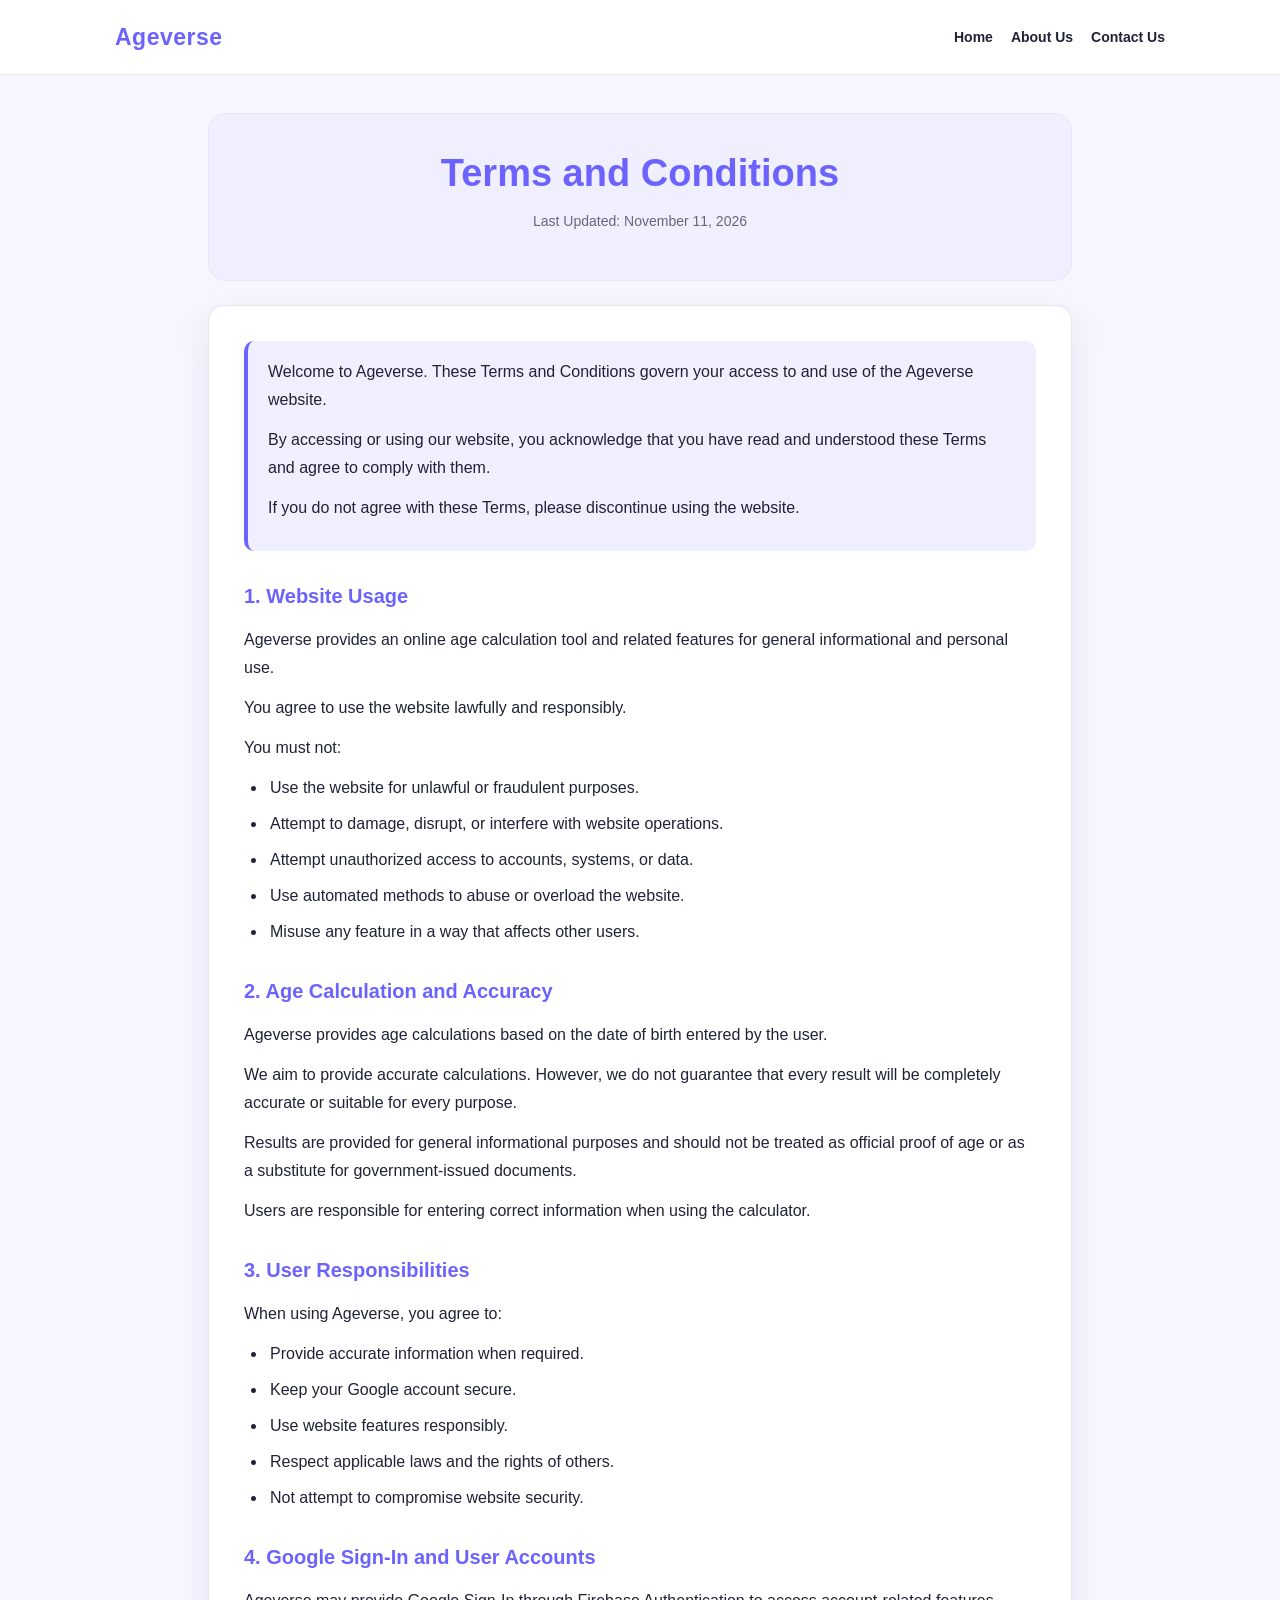
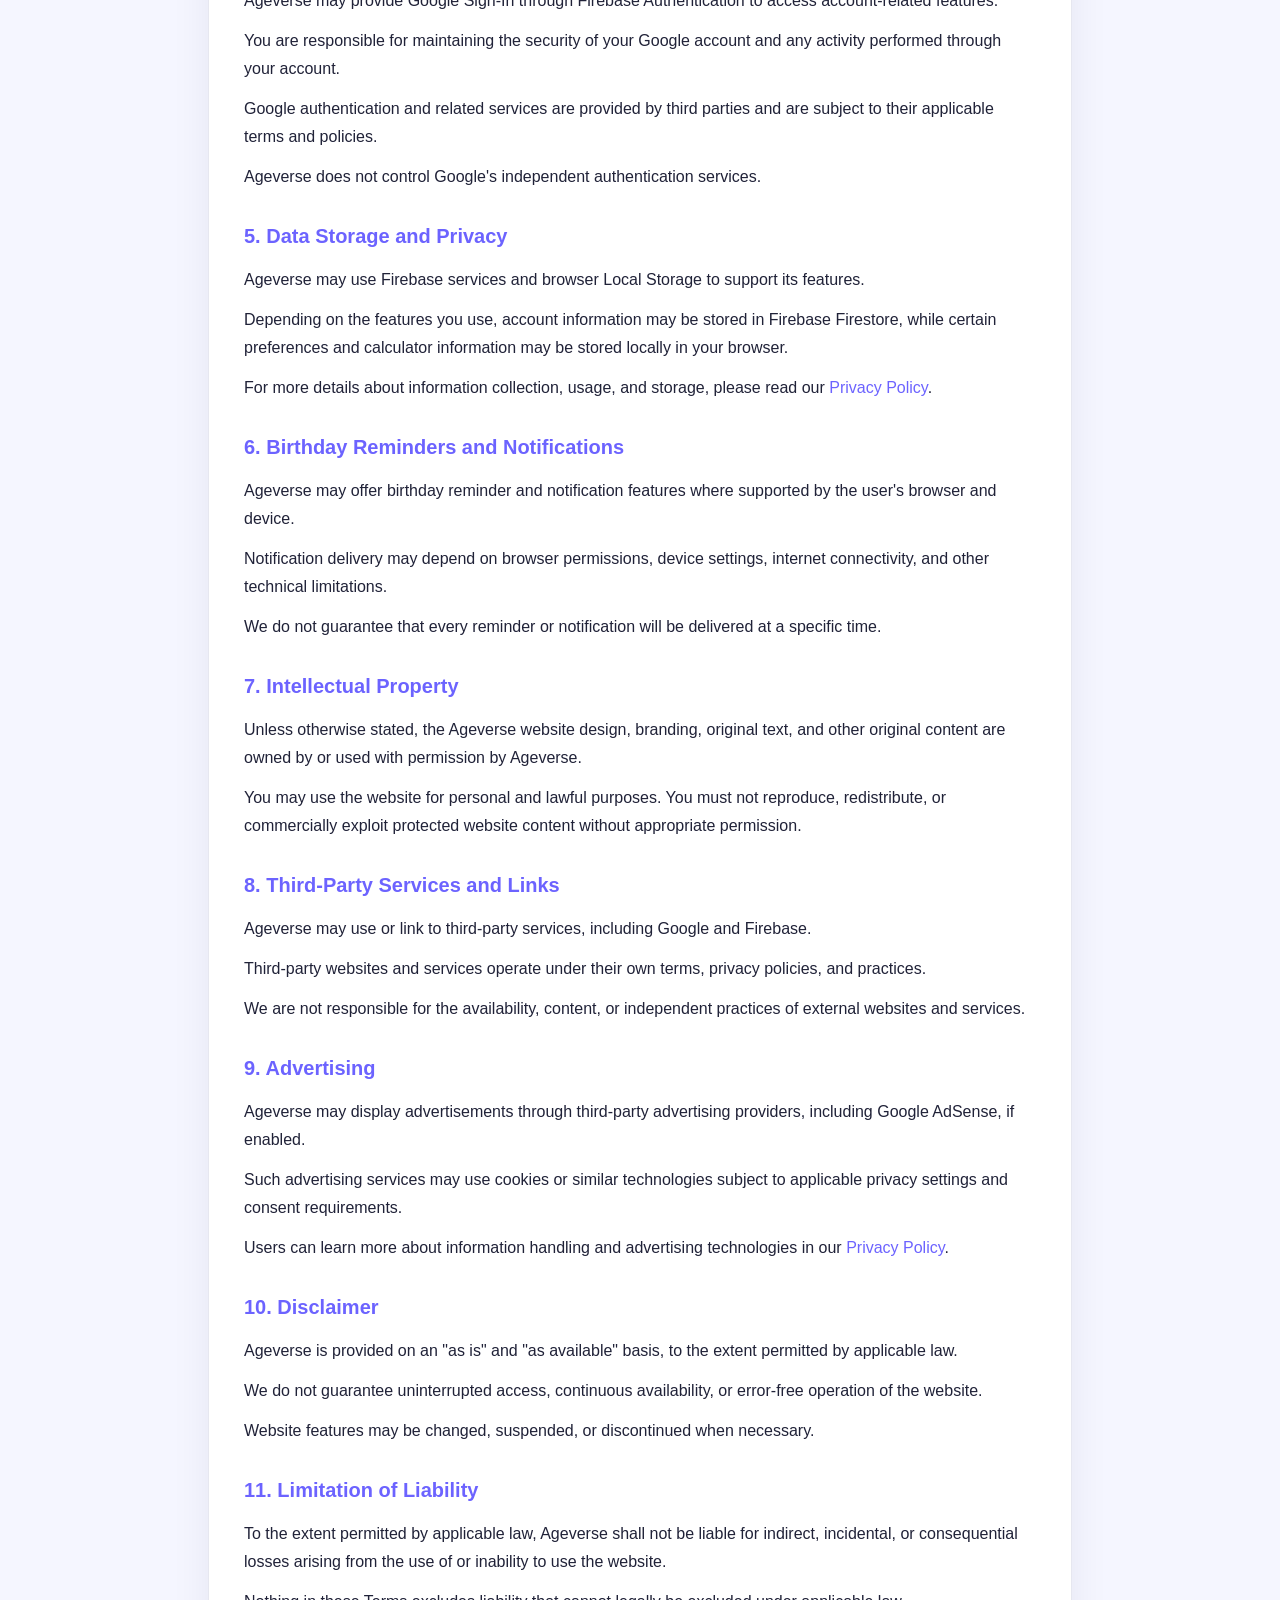
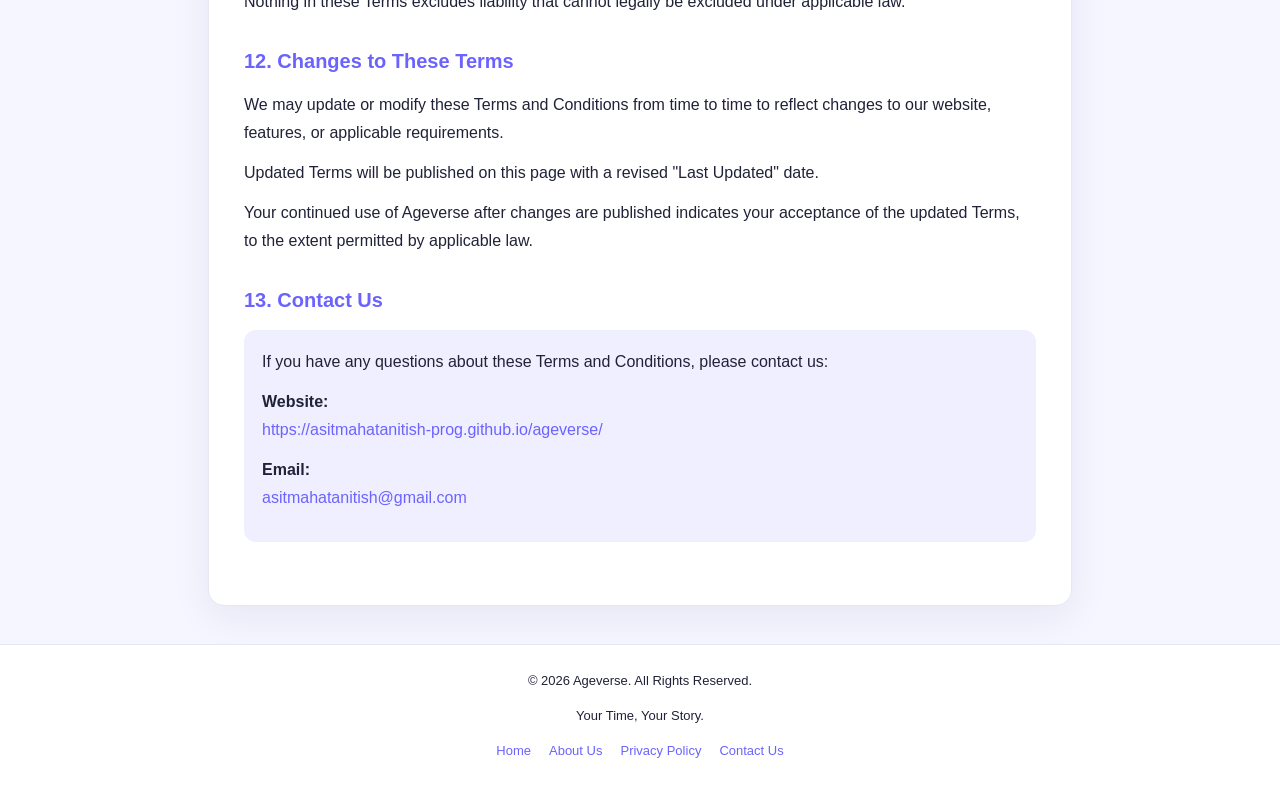
<file: terms.html>
<!DOCTYPE html>
<html lang="en">

<head>
  <meta charset="UTF-8">
  <meta name="viewport" content="width=device-width, initial-scale=1.0">

  <title>Terms and Conditions | Ageverse</title>

  <meta name="description"
    content="Read the Terms and Conditions for using Ageverse, including website usage, age calculation, Google sign-in, privacy, and user responsibilities.">

  <meta name="keywords"
    content="Ageverse Terms and Conditions, Age Calculator Terms, Website Terms of Use">

  <meta name="author" content="Ageverse">
  <meta name="robots" content="index, follow">
  <meta name="theme-color" content="#6c63ff">

  <link rel="canonical"
    href="https://asitmahatanitish-prog.github.io/ageverse/terms.html">

  <meta property="og:title" content="Terms and Conditions | Ageverse">
  <meta property="og:description"
    content="Review the terms and conditions for using Ageverse.">
  <meta property="og:url"
    content="https://asitmahatanitish-prog.github.io/ageverse/terms.html">
  <meta property="og:type" content="website">

  <style>
    :root {
      color-scheme: light;
      --bg: #f5f6ff;
      --header: #ffffff;
      --card: #ffffff;
      --text: #202238;
      --muted: #65677d;
      --primary: #6c63ff;
      --border: #e6e7f0;
      --soft: #f0efff;
      --shadow: 0 12px 40px rgba(35, 35, 80, 0.07);
    }

    @media (prefers-color-scheme: dark) {
      :root {
        color-scheme: dark;
        --bg: #10111b;
        --header: #191b29;
        --card: #191b29;
        --text: #f1f1fa;
        --muted: #b2b4c8;
        --primary: #a49cff;
        --border: #303246;
        --soft: #25243b;
        --shadow: 0 12px 40px rgba(0, 0, 0, 0.2);
      }
    }

    * {
      margin: 0;
      padding: 0;
      box-sizing: border-box;
    }

    body {
      font-family: Arial, Helvetica, sans-serif;
      background: var(--bg);
      color: var(--text);
      line-height: 1.75;
    }

    a {
      color: var(--primary);
      text-decoration: none;
      overflow-wrap: anywhere;
    }

    a:hover {
      text-decoration: underline;
    }

    header {
      background: var(--header);
      border-bottom: 1px solid var(--border);
      padding: 17px 20px;
    }

    .nav-container {
      max-width: 1050px;
      margin: auto;
      display: flex;
      justify-content: space-between;
      align-items: center;
      gap: 15px;
    }

    .logo {
      font-size: 23px;
      font-weight: 800;
      color: var(--primary);
      letter-spacing: 0.5px;
      text-decoration: none;
    }

    nav {
      display: flex;
      flex-wrap: wrap;
      gap: 18px;
    }

    nav a {
      color: var(--text);
      font-size: 14px;
      font-weight: 600;
    }

    .container {
      max-width: 900px;
      margin: 38px auto;
      padding: 0 18px;
    }

    .hero {
      text-align: center;
      padding: 35px 20px;
      background: var(--soft);
      border: 1px solid var(--border);
      border-radius: 18px;
      margin-bottom: 24px;
    }

    .hero h1 {
      color: var(--primary);
      font-size: clamp(27px, 5vw, 38px);
      margin-bottom: 10px;
      line-height: 1.3;
    }

    .hero p {
      color: var(--muted);
      font-size: 14px;
    }

    .card {
      background: var(--card);
      padding: clamp(20px, 5vw, 35px);
      border-radius: 16px;
      border: 1px solid var(--border);
      box-shadow: var(--shadow);
    }

    .intro {
      background: var(--soft);
      border-left: 4px solid var(--primary);
      padding: 17px 20px;
      border-radius: 10px;
      margin-bottom: 28px;
    }

    section {
      margin-bottom: 28px;
    }

    h2 {
      color: var(--primary);
      font-size: 20px;
      margin-bottom: 12px;
    }

    h3 {
      font-size: 16px;
      margin: 15px 0 8px;
    }

    p {
      margin-bottom: 12px;
      color: var(--text);
    }

    ul {
      padding-left: 23px;
      margin: 10px 0 15px;
    }

    li {
      margin-bottom: 8px;
      padding-left: 3px;
    }

    .contact-box {
      background: var(--soft);
      padding: 18px;
      border-radius: 12px;
    }

    .footer-links {
      display: flex;
      justify-content: center;
      flex-wrap: wrap;
      gap: 18px;
      margin-top: 12px;
    }

    footer {
      text-align: center;
      padding: 25px 15px;
      background: var(--header);
      border-top: 1px solid var(--border);
      color: var(--muted);
      font-size: 13px;
    }

    @media (max-width: 600px) {
      header {
        padding: 15px;
      }

      .nav-container {
        flex-direction: column;
      }

      nav {
        justify-content: center;
        gap: 14px;
      }

      .container {
        margin: 22px auto;
        padding: 0 13px;
      }

      .hero {
        padding: 28px 16px;
      }

      h2 {
        font-size: 18px;
      }
    }
  </style>
</head>

<body>

  <header>
    <div class="nav-container">

      <a href="./" class="logo">Ageverse</a>

      <nav aria-label="Main navigation">
        <a href="./">Home</a>
        <a href="about.html">About Us</a>
        <a href="contact.html">Contact Us</a>
      </nav>

    </div>
  </header>

  <main class="container">

    <section class="hero">
      <h1>Terms and Conditions</h1>
      <p>Last Updated: November 11, 2026</p>
    </section>

    <article class="card">

      <div class="intro">
        <p>
          Welcome to Ageverse. These Terms and Conditions
          govern your access to and use of the Ageverse website.
        </p>

        <p>
          By accessing or using our website, you acknowledge
          that you have read and understood these Terms and
          agree to comply with them.
        </p>

        <p>
          If you do not agree with these Terms, please
          discontinue using the website.
        </p>
      </div>

      <section>
        <h2>1. Website Usage</h2>

        <p>
          Ageverse provides an online age calculation tool
          and related features for general informational
          and personal use.
        </p>

        <p>You agree to use the website lawfully and responsibly.</p>

        <p>You must not:</p>

        <ul>
          <li>Use the website for unlawful or fraudulent purposes.</li>
          <li>Attempt to damage, disrupt, or interfere with website operations.</li>
          <li>Attempt unauthorized access to accounts, systems, or data.</li>
          <li>Use automated methods to abuse or overload the website.</li>
          <li>Misuse any feature in a way that affects other users.</li>
        </ul>
      </section>

      <section>
        <h2>2. Age Calculation and Accuracy</h2>

        <p>
          Ageverse provides age calculations based on the
          date of birth entered by the user.
        </p>

        <p>
          We aim to provide accurate calculations. However,
          we do not guarantee that every result will be
          completely accurate or suitable for every purpose.
        </p>

        <p>
          Results are provided for general informational
          purposes and should not be treated as official
          proof of age or as a substitute for government-issued
          documents.
        </p>

        <p>
          Users are responsible for entering correct
          information when using the calculator.
        </p>
      </section>

      <section>
        <h2>3. User Responsibilities</h2>

        <p>When using Ageverse, you agree to:</p>

        <ul>
          <li>Provide accurate information when required.</li>
          <li>Keep your Google account secure.</li>
          <li>Use website features responsibly.</li>
          <li>Respect applicable laws and the rights of others.</li>
          <li>Not attempt to compromise website security.</li>
        </ul>
      </section>

      <section>
        <h2>4. Google Sign-In and User Accounts</h2>

        <p>
          Ageverse may provide Google Sign-In through
          Firebase Authentication to access account-related
          features.
        </p>

        <p>
          You are responsible for maintaining the security
          of your Google account and any activity performed
          through your account.
        </p>

        <p>
          Google authentication and related services are
          provided by third parties and are subject to
          their applicable terms and policies.
        </p>

        <p>
          Ageverse does not control Google's independent
          authentication services.
        </p>
      </section>

      <section>
        <h2>5. Data Storage and Privacy</h2>

        <p>
          Ageverse may use Firebase services and browser
          Local Storage to support its features.
        </p>

        <p>
          Depending on the features you use, account
          information may be stored in Firebase Firestore,
          while certain preferences and calculator information
          may be stored locally in your browser.
        </p>

        <p>
          For more details about information collection,
          usage, and storage, please read our
          <a href="privacy-policy.html">Privacy Policy</a>.
        </p>
      </section>

      <section>
        <h2>6. Birthday Reminders and Notifications</h2>

        <p>
          Ageverse may offer birthday reminder and
          notification features where supported by the
          user's browser and device.
        </p>

        <p>
          Notification delivery may depend on browser
          permissions, device settings, internet connectivity,
          and other technical limitations.
        </p>

        <p>
          We do not guarantee that every reminder or
          notification will be delivered at a specific time.
        </p>
      </section>

      <section>
        <h2>7. Intellectual Property</h2>

        <p>
          Unless otherwise stated, the Ageverse website
          design, branding, original text, and other
          original content are owned by or used with
          permission by Ageverse.
        </p>

        <p>
          You may use the website for personal and lawful
          purposes. You must not reproduce, redistribute,
          or commercially exploit protected website
          content without appropriate permission.
        </p>
      </section>

      <section>
        <h2>8. Third-Party Services and Links</h2>

        <p>
          Ageverse may use or link to third-party services,
          including Google and Firebase.
        </p>

        <p>
          Third-party websites and services operate under
          their own terms, privacy policies, and practices.
        </p>

        <p>
          We are not responsible for the availability,
          content, or independent practices of external
          websites and services.
        </p>
      </section>

      <section>
        <h2>9. Advertising</h2>

        <p>
          Ageverse may display advertisements through
          third-party advertising providers, including
          Google AdSense, if enabled.
        </p>

        <p>
          Such advertising services may use cookies or
          similar technologies subject to applicable
          privacy settings and consent requirements.
        </p>

        <p>
          Users can learn more about information handling
          and advertising technologies in our
          <a href="privacy-policy.html">Privacy Policy</a>.
        </p>
      </section>

      <section>
        <h2>10. Disclaimer</h2>

        <p>
          Ageverse is provided on an "as is" and
          "as available" basis, to the extent permitted
          by applicable law.
        </p>

        <p>
          We do not guarantee uninterrupted access,
          continuous availability, or error-free operation
          of the website.
        </p>

        <p>
          Website features may be changed, suspended,
          or discontinued when necessary.
        </p>
      </section>

      <section>
        <h2>11. Limitation of Liability</h2>

        <p>
          To the extent permitted by applicable law,
          Ageverse shall not be liable for indirect,
          incidental, or consequential losses arising
          from the use of or inability to use the website.
        </p>

        <p>
          Nothing in these Terms excludes liability
          that cannot legally be excluded under
          applicable law.
        </p>
      </section>

      <section>
        <h2>12. Changes to These Terms</h2>

        <p>
          We may update or modify these Terms and
          Conditions from time to time to reflect
          changes to our website, features, or
          applicable requirements.
        </p>

        <p>
          Updated Terms will be published on this page
          with a revised "Last Updated" date.
        </p>

        <p>
          Your continued use of Ageverse after changes
          are published indicates your acceptance of
          the updated Terms, to the extent permitted
          by applicable law.
        </p>
      </section>

      <section>
        <h2>13. Contact Us</h2>

        <div class="contact-box">

          <p>
            If you have any questions about these
            Terms and Conditions, please contact us:
          </p>

          <p>
            <strong>Website:</strong><br>

            <a href="https://asitmahatanitish-prog.github.io/ageverse/">
              https://asitmahatanitish-prog.github.io/ageverse/
            </a>
          </p>

          <p>
            <strong>Email:</strong><br>

            <a href="mailto:asitmahatanitish@gmail.com">
              asitmahatanitish@gmail.com
            </a>
          </p>

        </div>
      </section>

    </article>

  </main>

  <footer>

    <p>© 2026 Ageverse. All Rights Reserved.</p>

    <p>Your Time, Your Story.</p>

    <div class="footer-links">
      <a href="./">Home</a>
      <a href="about.html">About Us</a>
      <a href="privacy-policy.html">Privacy Policy</a>
      <a href="contact.html">Contact Us</a>
    </div>

  </footer>

</body>
</html>
</file>
